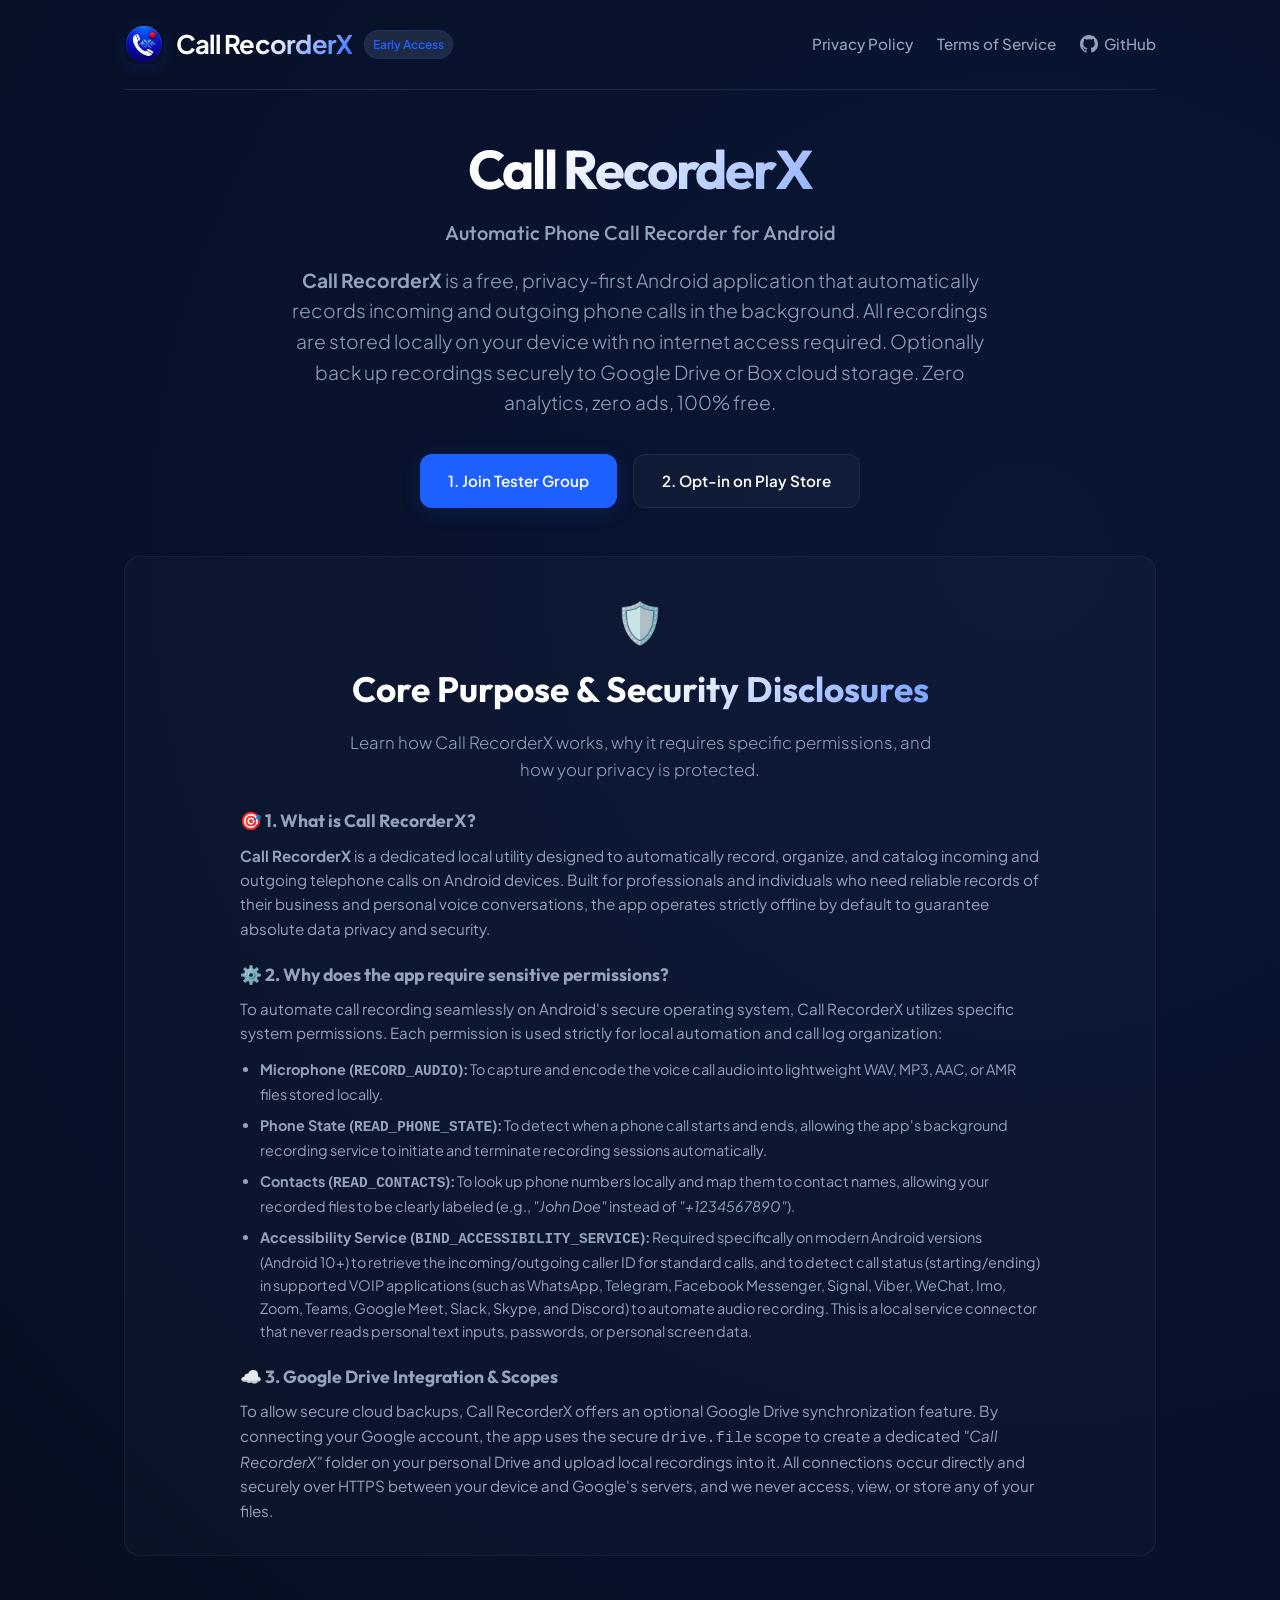
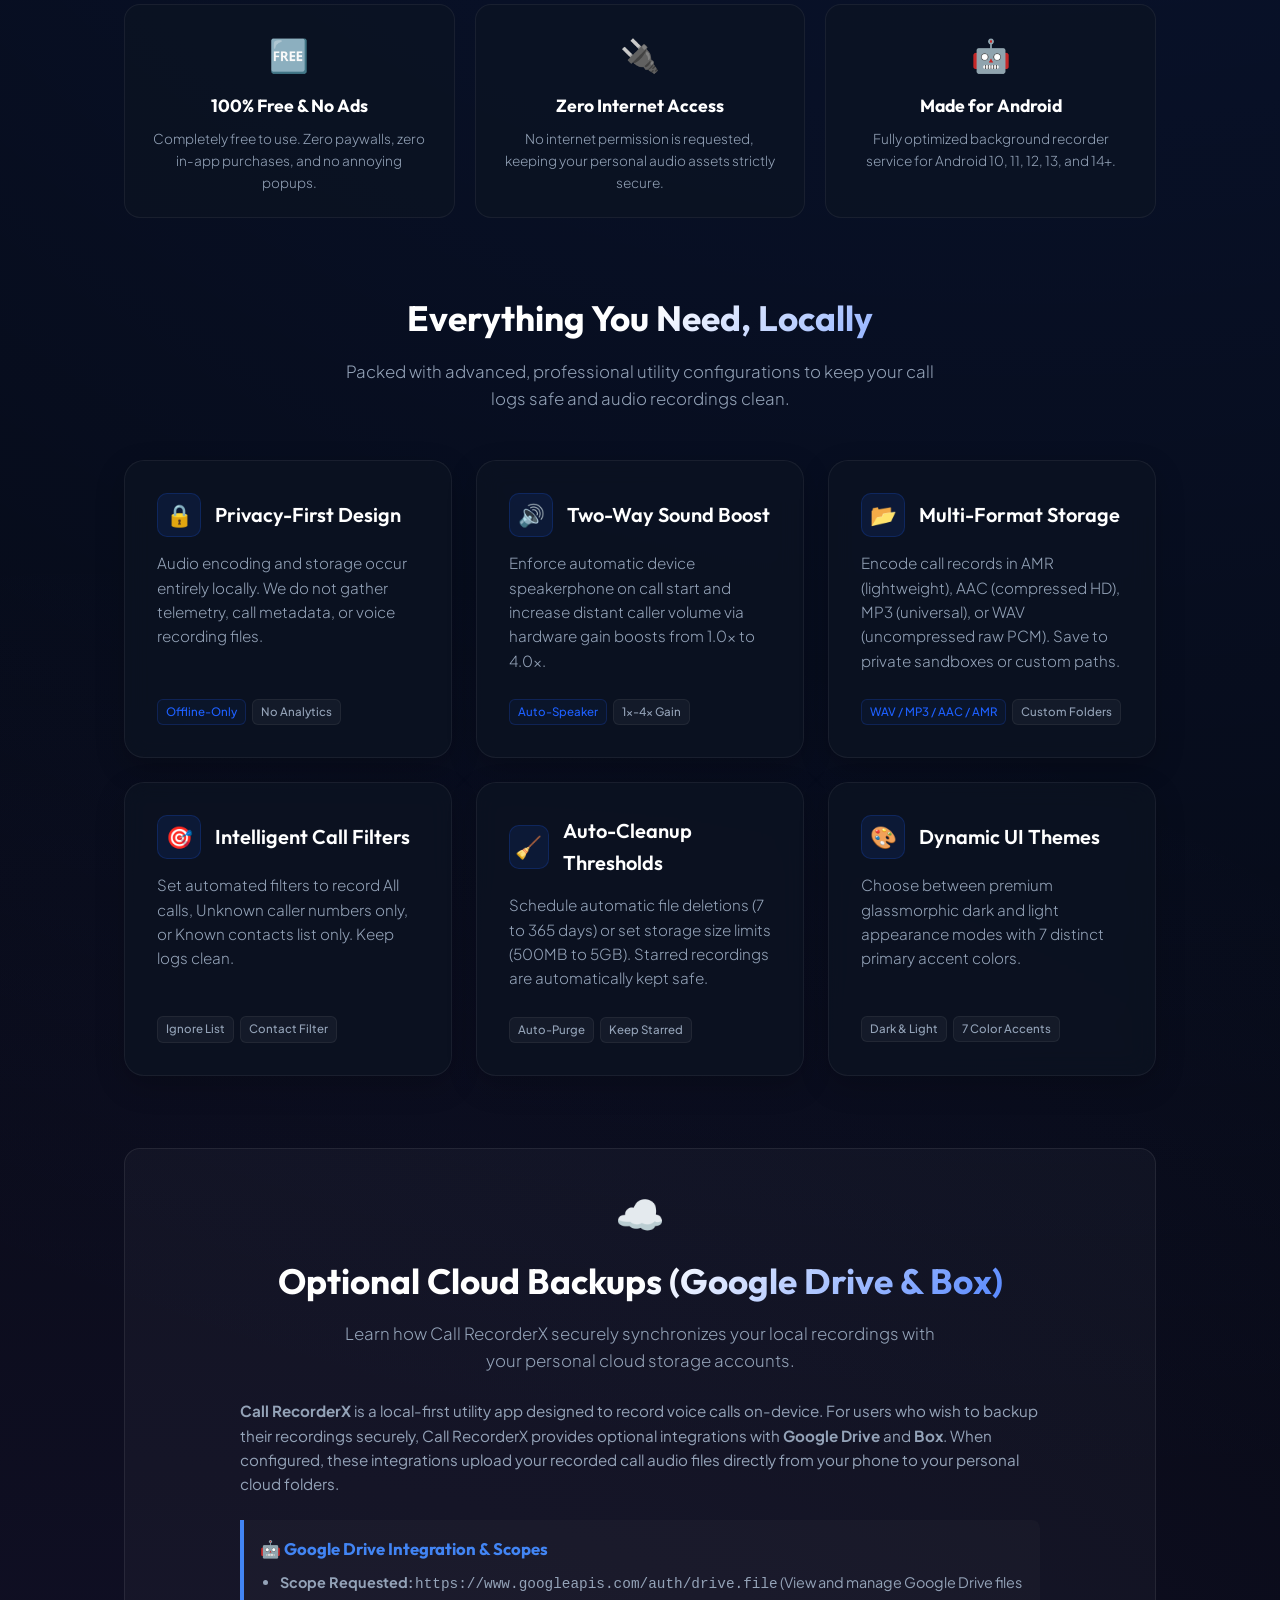
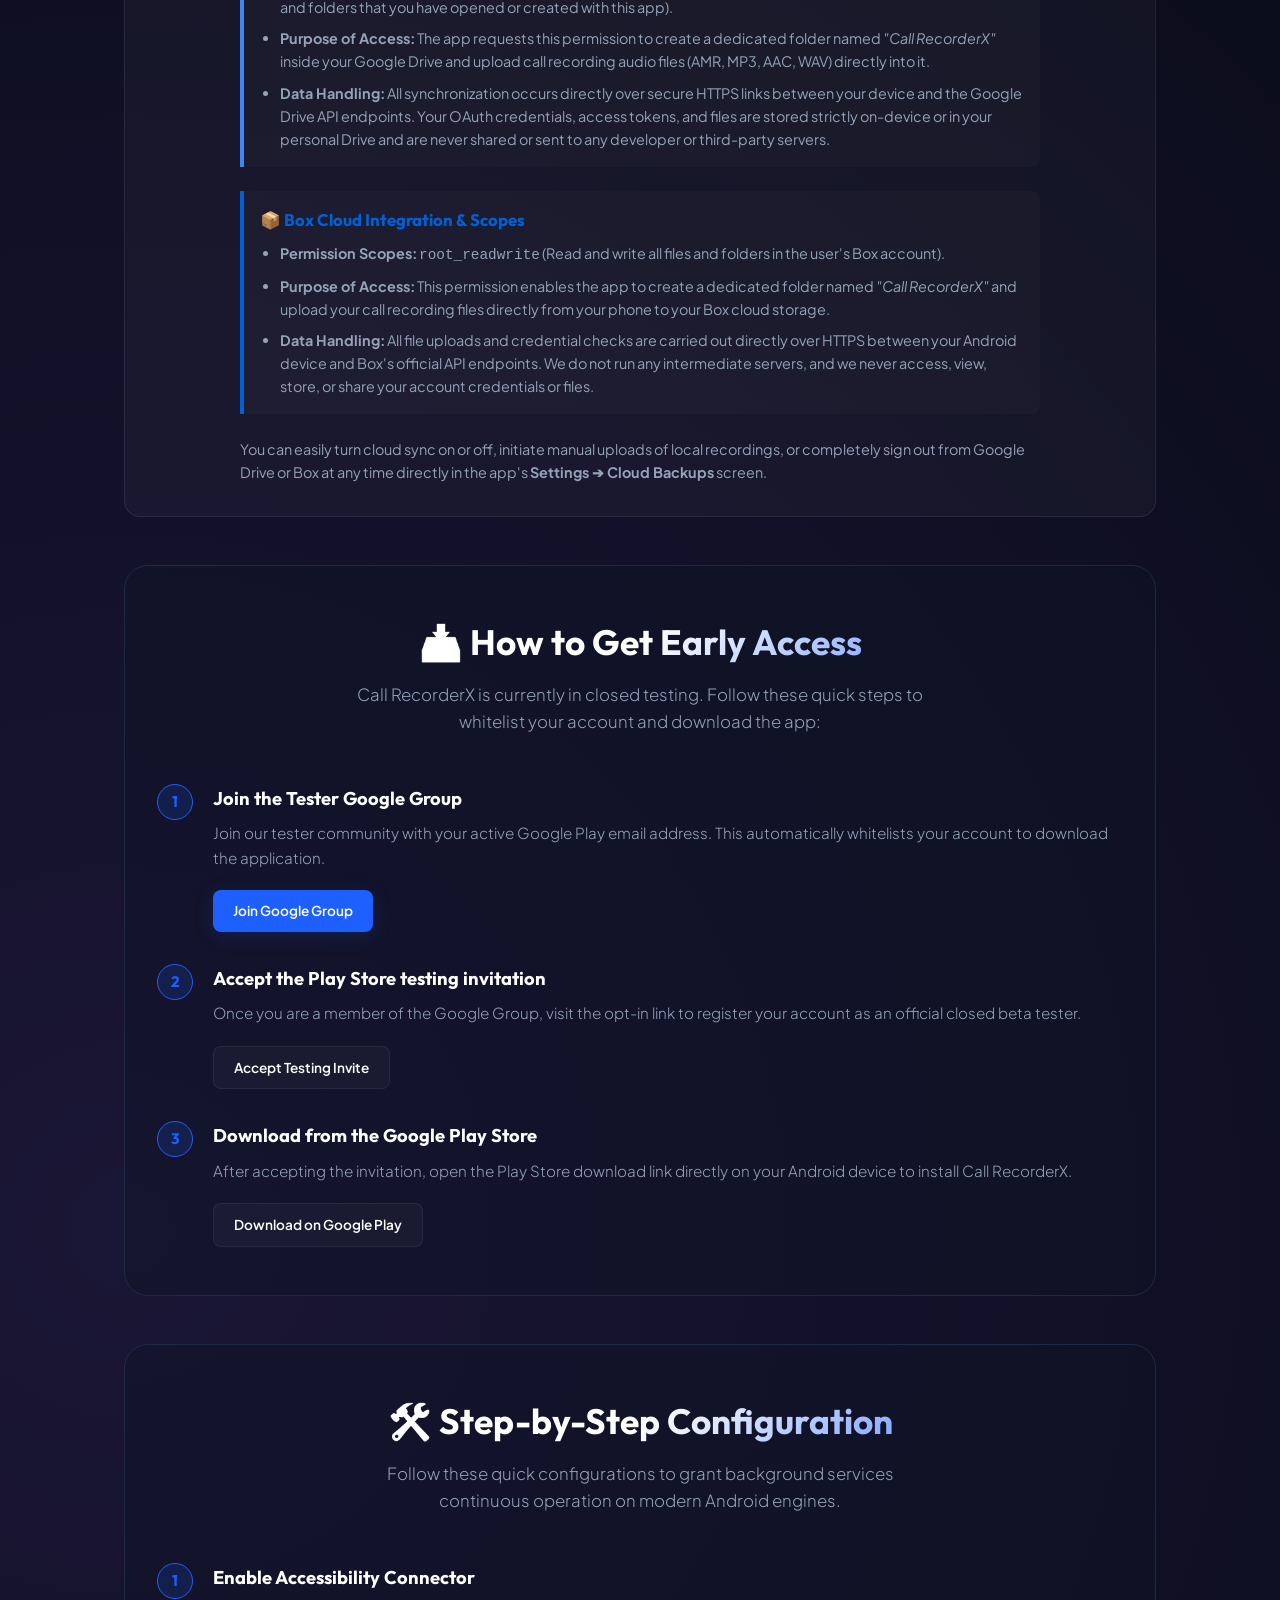
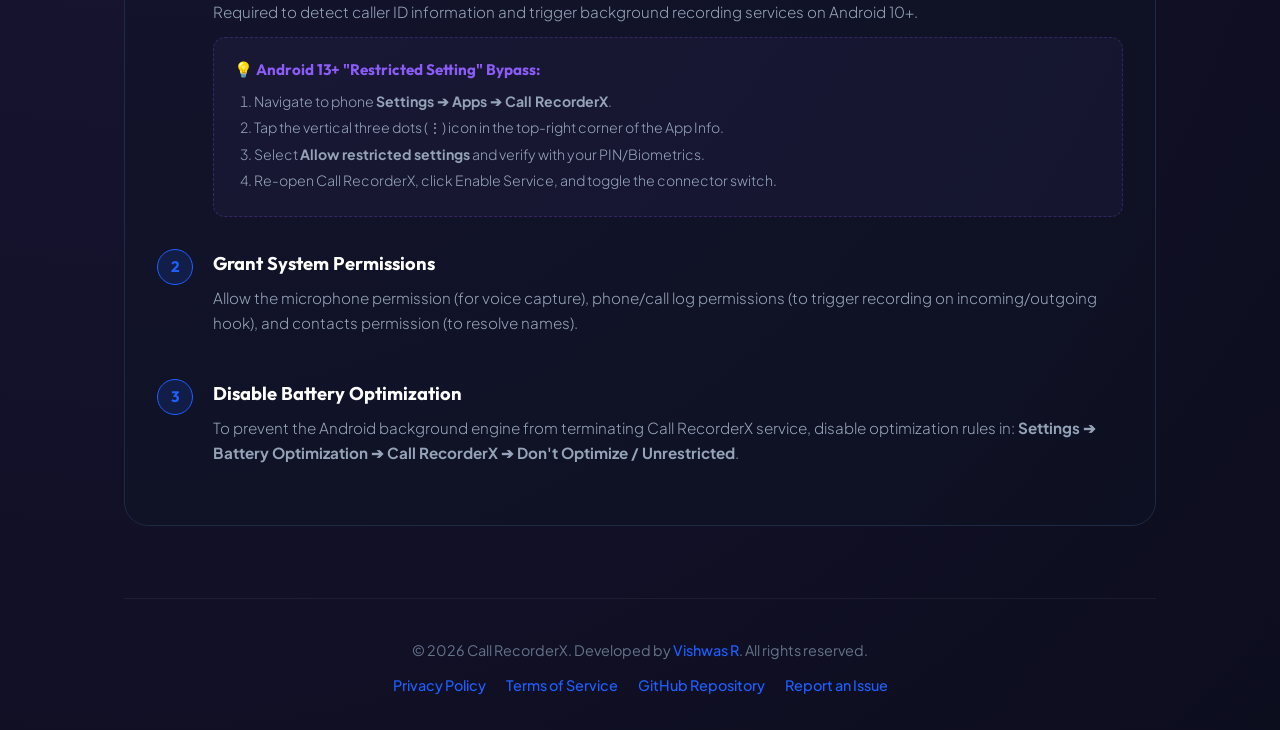
<file: docs/index.html>
<!DOCTYPE html>
<html lang="en">

<head>
    <meta charset="UTF-8">
    <meta name="viewport" content="width=device-width, initial-scale=1.0">
    <title>Call RecorderX</title>
    <meta name="description"
        content="Call RecorderX is a secure, offline-first automatic call recorder for Android. Zero internet permission, zero tracking, 100% free, and completely ad-free.">

    <!-- Favicon -->
    <link rel="icon" type="image/png" href="assets/images/logo.png">
    <!-- Open Graph / Facebook -->
    <meta property="og:type" content="website">
    <meta property="og:url" content="https://dev.csultimates.com/crx/">
    <meta property="og:title" content="Call RecorderX">
    <meta property="og:description"
        content="A secure, offline-first automatic call recorder for Android. Zero internet permission, zero tracking, 100% free, and completely ad-free.">
    <meta property="og:image" content="https://dev.csultimates.com/crx/assets/images/logo.png">

    <!-- Twitter -->
    <meta property="twitter:card" content="summary">
    <meta property="twitter:url" content="https://dev.csultimates.com/crx/">
    <meta property="twitter:title" content="Call RecorderX">
    <meta property="twitter:description"
        content="A secure, offline-first automatic call recorder for Android. Zero internet permission, zero tracking, 100% free, and completely ad-free.">
    <meta property="twitter:image" content="https://dev.csultimates.com/crx/assets/images/logo.png">

    <link rel="preconnect" href="https://fonts.googleapis.com">
    <link rel="preconnect" href="https://fonts.gstatic.com" crossorigin>
    <link
        href="https://fonts.googleapis.com/css2?family=Outfit:wght@300;400;500;600;700&family=Plus+Jakarta+Sans:wght@300;400;500;600;700&display=swap"
        rel="stylesheet">
    <link rel="stylesheet" href="assets/css/style.css">
</head>

<body>
    <div class="container">
        <!-- Header -->
        <header>
            <div class="logo-container">
                <img src="assets/images/logo.png" alt="Call RecorderX Logo" class="logo-img">
                <div class="logo-text">Call RecorderX</div>
                <span class="early-access-badge">Early Access</span>
            </div>
            <nav>
                <a href="privacy.html">Privacy Policy</a>
                <a href="terms.html">Terms of Service</a>
                <a href="https://github.com/vishwas-r/call-recorderx-dist" target="_blank" class="github-link-icon"
                    id="header-github-link">
                    <svg height="18" width="18" viewBox="0 0 16 16" fill="currentColor"
                        style="display:inline-block;vertical-align:text-bottom;">
                        <path
                            d="M8 0C3.58 0 0 3.58 0 8c0 3.54 2.29 6.53 5.47 7.59.4.07.55-.17.55-.38 0-.19-.01-.82-.01-1.49-2.01.37-2.53-.49-2.69-.94-.09-.23-.48-.94-.82-1.13-.28-.15-.68-.52-.01-.53.63-.01 1.08.58 1.23.82.72 1.21 1.87.87 2.33.66.07-.52.28-.87.51-1.07-1.78-.2-3.64-.89-3.64-3.95 0-.87.31-1.59.82-2.15-.08-.2-.36-1.02.08-2.12 0 0 .67-.21 2.2.82.64-.18 1.32-.27 2-.27.68 0 1.36.09 2 .27 1.53-1.04 2.2-.82 2.2-.82.44 1.1.16 1.92.08 2.12.51.56.82 1.27.82 2.15 0 3.07-1.87 3.75-3.65 3.95.29.25.54.73.54 1.48 0 1.07-.01 1.93-.01 2.2 0 .21.15.46.55.38A8.013 8.013 0 0016 8c0-4.42-3.58-8-8-8z">
                        </path>
                    </svg>
                    GitHub
                </a>
            </nav>
        </header>

        <!-- Hero Section -->
        <main>
            <section class="hero">
                <h1>Call RecorderX</h1>
                <h2 style="font-size: 1.25rem; font-weight: 500; color: var(--text-secondary); margin: 8px 0 16px;">Automatic Phone Call Recorder for Android</h2>
                <p><strong>Call RecorderX</strong> is a free, privacy-first Android application that automatically records incoming and outgoing phone calls in the background. All recordings are stored locally on your device with no internet access required. Optionally back up recordings securely to Google Drive or Box cloud storage. Zero analytics, zero ads, 100% free.</p>

                <div class="cta-group">
                    <a href="https://groups.google.com/g/call-recorderx-testers" class="btn btn-primary"
                        id="cta-join-group" target="_blank">1. Join Tester Group</a>
                    <a href="https://play.google.com/apps/testing/com.callrecorderx.app" class="btn btn-secondary"
                        id="cta-playstore-optin" target="_blank">2. Opt-in on Play Store</a>
                </div>
            </section>

            <!-- Core Purpose & Permissions Disclosure Section -->
            <section class="purpose-section"
                style="margin-bottom: 48px; background: rgba(255, 255, 255, 0.02); border: 1px solid rgba(255, 255, 255, 0.05); padding: 32px; border-radius: 16px;">
                <div class="section-header" style="margin-bottom: 24px; text-align: center;">
                    <span style="font-size: 2.5rem; display: block; margin-bottom: 8px;">🛡️</span>
                    <h2>Core Purpose & Security Disclosures</h2>
                    <p style="color: var(--text-secondary); max-width: 600px; margin: 8px auto 0 auto;">Learn how Call
                        RecorderX works, why it requires specific permissions, and how your privacy is protected.</p>
                </div>

                <div
                    style="line-height: 1.6; color: var(--text-secondary); font-size: 0.95rem; max-width: 800px; margin: 0 auto; display: flex; flex-direction: column; gap: 20px;">
                    <div>
                        <h4
                            style="color: var(--text-primary); margin-bottom: 8px; font-size: 1.1rem; display: flex; align-items: center; gap: 8px;">
                            🎯 1. What is Call RecorderX?</h4>
                        <p>
                            <strong>Call RecorderX</strong> is a dedicated local utility designed to automatically
                            record, organize, and catalog incoming and outgoing telephone calls on Android devices.
                            Built for professionals and individuals who need reliable records of their business and
                            personal voice conversations, the app operates strictly offline by default to guarantee
                            absolute data privacy and security.
                        </p>
                    </div>

                    <div>
                        <h4
                            style="color: var(--text-primary); margin-bottom: 8px; font-size: 1.1rem; display: flex; align-items: center; gap: 8px;">
                            ⚙️ 2. Why does the app require sensitive permissions?</h4>
                        <p style="margin-bottom: 12px;">
                            To automate call recording seamlessly on Android's secure operating system, Call RecorderX
                            utilizes specific system permissions. Each permission is used strictly for local automation
                            and call log organization:
                        </p>
                        <ul
                            style="list-style-type: disc; margin-left: 20px; font-size: 0.9rem; gap: 8px; display: flex; flex-direction: column;">
                            <li><strong>Microphone (<code>RECORD_AUDIO</code>):</strong> To capture and encode the voice
                                call audio into lightweight WAV, MP3, AAC, or AMR files stored locally.</li>
                            <li><strong>Phone State (<code>READ_PHONE_STATE</code>):</strong> To detect when a phone
                                call starts and ends, allowing the app's background recording service to initiate and
                                terminate recording sessions automatically.</li>
                            <li><strong>Contacts (<code>READ_CONTACTS</code>):</strong> To look up phone numbers locally
                                and map them to contact names, allowing your recorded files to be clearly labeled (e.g.,
                                <em>"John Doe"</em> instead of <em>"+1234567890"</em>).</li>
                            <li><strong>Accessibility Service (<code>BIND_ACCESSIBILITY_SERVICE</code>):</strong>
                                Required specifically on modern Android versions (Android 10+) to retrieve the
                                incoming/outgoing caller ID for standard calls, and to detect call status (starting/ending) in supported VOIP applications (such as WhatsApp, Telegram, Facebook Messenger, Signal, Viber, WeChat, Imo, Zoom, Teams, Google Meet, Slack, Skype, and Discord) to automate audio recording. This is a local service connector that never reads personal text inputs, passwords, or personal screen data.
                            </li>
                        </ul>
                    </div>

                    <div>
                        <h4
                            style="color: var(--text-primary); margin-bottom: 8px; font-size: 1.1rem; display: flex; align-items: center; gap: 8px;">
                            ☁️ 3. Google Drive Integration & Scopes</h4>
                        <p>
                            To allow secure cloud backups, Call RecorderX offers an optional Google Drive
                            synchronization feature. By connecting your Google account, the app uses the secure
                            <code>drive.file</code> scope to create a dedicated <em>"Call RecorderX"</em> folder on your
                            personal Drive and upload local recordings into it. All connections occur directly and
                            securely over HTTPS between your device and Google's servers, and we never access, view, or
                            store any of your files.
                        </p>
                    </div>
                </div>
            </section>

            <!-- Core Quick Badges -->
            <section class="badge-grid">
                <div class="badge-card">
                    <span class="badge-icon">🆓</span>
                    <h3>100% Free & No Ads</h3>
                    <p>Completely free to use. Zero paywalls, zero in-app purchases, and no annoying popups.</p>
                </div>
                <div class="badge-card">
                    <span class="badge-icon">🔌</span>
                    <h3>Zero Internet Access</h3>
                    <p>No internet permission is requested, keeping your personal audio assets strictly secure.</p>
                </div>
                <div class="badge-card">
                    <span class="badge-icon">🤖</span>
                    <h3>Made for Android</h3>
                    <p>Fully optimized background recorder service for Android 10, 11, 12, 13, and 14+.</p>
                </div>
            </section>

            <!-- Features Grid -->
            <section>
                <div class="section-header">
                    <h2>Everything You Need, Locally</h2>
                    <p>Packed with advanced, professional utility configurations to keep your call logs safe and audio
                        recordings clean.</p>
                </div>

                <div class="features">
                    <!-- Feature 1: Privacy -->
                    <div class="feature-card">
                        <div class="feature-top">
                            <div class="feature-icon-wrapper">🔒</div>
                            <h3>Privacy-First Design</h3>
                        </div>
                        <p>Audio encoding and storage occur entirely locally. We do not gather telemetry, call metadata,
                            or voice recording files.</p>
                        <div class="feature-tags">
                            <span class="feature-tag feature-tag-primary">Offline-Only</span>
                            <span class="feature-tag">No Analytics</span>
                        </div>
                    </div>

                    <!-- Feature 2: Audio Optimization -->
                    <div class="feature-card">
                        <div class="feature-top">
                            <div class="feature-icon-wrapper">🔊</div>
                            <h3>Two-Way Sound Boost</h3>
                        </div>
                        <p>Enforce automatic device speakerphone on call start and increase distant caller volume via
                            hardware gain boosts from 1.0x to 4.0x.</p>
                        <div class="feature-tags">
                            <span class="feature-tag feature-tag-primary">Auto-Speaker</span>
                            <span class="feature-tag">1x-4x Gain</span>
                        </div>
                    </div>

                    <!-- Feature 3: Multi Format -->
                    <div class="feature-card">
                        <div class="feature-top">
                            <div class="feature-icon-wrapper">📂</div>
                            <h3>Multi-Format Storage</h3>
                        </div>
                        <p>Encode call records in AMR (lightweight), AAC (compressed HD), MP3 (universal), or WAV
                            (uncompressed raw PCM). Save to private sandboxes or custom paths.</p>
                        <div class="feature-tags">
                            <span class="feature-tag feature-tag-primary">WAV / MP3 / AAC / AMR</span>
                            <span class="feature-tag">Custom Folders</span>
                        </div>
                    </div>

                    <!-- Feature 4: Caller Filtering -->
                    <div class="feature-card">
                        <div class="feature-top">
                            <div class="feature-icon-wrapper">🎯</div>
                            <h3>Intelligent Call Filters</h3>
                        </div>
                        <p>Set automated filters to record All calls, Unknown caller numbers only, or Known contacts
                            list only. Keep logs clean.</p>
                        <div class="feature-tags">
                            <span class="feature-tag">Ignore List</span>
                            <span class="feature-tag">Contact Filter</span>
                        </div>
                    </div>

                    <!-- Feature 5: Storage Rules -->
                    <div class="feature-card">
                        <div class="feature-top">
                            <div class="feature-icon-wrapper">🧹</div>
                            <h3>Auto-Cleanup Thresholds</h3>
                        </div>
                        <p>Schedule automatic file deletions (7 to 365 days) or set storage size limits (500MB to 5GB).
                            Starred recordings are automatically kept safe.</p>
                        <div class="feature-tags">
                            <span class="feature-tag">Auto-Purge</span>
                            <span class="feature-tag">Keep Starred</span>
                        </div>
                    </div>

                    <!-- Feature 6: Themes -->
                    <div class="feature-card">
                        <div class="feature-top">
                            <div class="feature-icon-wrapper">🎨</div>
                            <h3>Dynamic UI Themes</h3>
                        </div>
                        <p>Choose between premium glassmorphic dark and light appearance modes with 7 distinct primary
                            accent colors.</p>
                        <div class="feature-tags">
                            <span class="feature-tag">Dark & Light</span>
                            <span class="feature-tag">7 Color Accents</span>
                        </div>
                    </div>
                </div>
            </section>

            <!-- Cloud Sync & OAuth Data Disclosure Section -->
            <section class="oauth-disclosure-section"
                style="margin-bottom: 48px; background: rgba(255, 255, 255, 0.03); border: 1px solid rgba(255, 255, 255, 0.08); padding: 32px; border-radius: 16px;">
                <div class="section-header" style="margin-bottom: 24px; text-align: center;">
                    <span style="font-size: 2.5rem; display: block; margin-bottom: 8px;">☁️</span>
                    <h2>Optional Cloud Backups (Google Drive & Box)</h2>
                    <p style="color: var(--text-secondary); max-width: 600px; margin: 8px auto 0 auto;">Learn how Call
                        RecorderX securely synchronizes your local recordings with your personal cloud storage accounts.
                    </p>
                </div>

                <div
                    style="line-height: 1.6; color: var(--text-secondary); font-size: 0.95rem; max-width: 800px; margin: 0 auto; display: flex; flex-direction: column; gap: 24px;">
                    <p>
                        <strong>Call RecorderX</strong> is a local-first utility app designed to record voice calls
                        on-device. For users who wish to backup their recordings securely, Call RecorderX provides
                        optional integrations with <strong>Google Drive</strong> and <strong>Box</strong>. When
                        configured, these integrations upload your recorded call audio files directly from your phone to
                        your personal cloud folders.
                    </p>

                    <!-- Google Drive Disclosure -->
                    <div
                        style="background: rgba(255, 255, 255, 0.02); border-left: 4px solid #4285F4; padding: 16px; border-radius: 0 8px 8px 0;">
                        <h4
                            style="color: #4285F4; margin-bottom: 8px; font-size: 1.05rem; display: flex; align-items: center; gap: 8px;">
                            🤖 Google Drive Integration & Scopes</h4>
                        <ul
                            style="list-style-type: disc; margin-left: 20px; font-size: 0.9rem; gap: 8px; display: flex; flex-direction: column;">
                            <li><strong>Scope Requested:</strong>
                                <code>https://www.googleapis.com/auth/drive.file</code> (View and manage Google Drive
                                files and folders that you have opened or created with this app).</li>
                            <li><strong>Purpose of Access:</strong> The app requests this permission to create a
                                dedicated folder named <em>"Call RecorderX"</em> inside your Google Drive and upload
                                call recording audio files (AMR, MP3, AAC, WAV) directly into it.</li>
                            <li><strong>Data Handling:</strong> All synchronization occurs directly over secure HTTPS
                                links between your device and the Google Drive API endpoints. Your OAuth credentials,
                                access tokens, and files are stored strictly on-device or in your personal Drive and are
                                never shared or sent to any developer or third-party servers.</li>
                        </ul>
                    </div>

                    <!-- Box Disclosure -->
                    <div
                        style="background: rgba(255, 255, 255, 0.02); border-left: 4px solid #0061D5; padding: 16px; border-radius: 0 8px 8px 0;">
                        <h4
                            style="color: #0061D5; margin-bottom: 8px; font-size: 1.05rem; display: flex; align-items: center; gap: 8px;">
                            📦 Box Cloud Integration & Scopes</h4>
                        <ul
                            style="list-style-type: disc; margin-left: 20px; font-size: 0.9rem; gap: 8px; display: flex; flex-direction: column;">
                            <li><strong>Permission Scopes:</strong> <code>root_readwrite</code> (Read and write all
                                files and folders in the user's Box account).</li>
                            <li><strong>Purpose of Access:</strong> This permission enables the app to create a
                                dedicated folder named <em>"Call RecorderX"</em> and upload your call recording files
                                directly from your phone to your Box cloud storage.</li>
                            <li><strong>Data Handling:</strong> All file uploads and credential checks are carried out
                                directly over HTTPS between your Android device and Box's official API endpoints. We do
                                not run any intermediate servers, and we never access, view, store, or share your
                                account credentials or files.</li>
                        </ul>
                    </div>

                    <p style="font-size: 0.9rem;">
                        You can easily turn cloud sync on or off, initiate manual uploads of local recordings, or
                        completely sign out from Google Drive or Box at any time directly in the app's <strong>Settings
                            ➔ Cloud Backups</strong> screen.
                    </p>
                </div>
            </section>

            <!-- Onboarding Section -->
            <section class="guide-section" style="margin-bottom: 48px;">
                <div class="section-header">
                    <h2>📥 How to Get Early Access</h2>
                    <p>Call RecorderX is currently in closed testing. Follow these quick steps to whitelist your account
                        and download the app:</p>
                </div>

                <div class="guide-steps">
                    <!-- Onboarding Step 1 -->
                    <div class="guide-step">
                        <div class="step-number">1</div>
                        <div class="step-content">
                            <h3>Join the Tester Google Group</h3>
                            <p>Join our tester community with your active Google Play email address. This automatically
                                whitelists your account to download the application.</p>
                            <a href="https://groups.google.com/g/call-recorderx-testers" target="_blank"
                                class="btn btn-primary"
                                style="margin-top: 8px; font-size: 0.85rem; padding: 10px 20px; border-radius: 8px;">Join
                                Google Group</a>
                        </div>
                    </div>

                    <!-- Onboarding Step 2 -->
                    <div class="guide-step">
                        <div class="step-number">2</div>
                        <div class="step-content">
                            <h3>Accept the Play Store testing invitation</h3>
                            <p>Once you are a member of the Google Group, visit the opt-in link to register your account
                                as an official closed beta tester.</p>
                            <a href="https://play.google.com/apps/testing/com.callrecorderx.app" target="_blank"
                                class="btn btn-secondary"
                                style="margin-top: 8px; font-size: 0.85rem; padding: 10px 20px; border-radius: 8px;">Accept
                                Testing Invite</a>
                        </div>
                    </div>

                    <!-- Onboarding Step 3 -->
                    <div class="guide-step">
                        <div class="step-number">3</div>
                        <div class="step-content">
                            <h3>Download from the Google Play Store</h3>
                            <p>After accepting the invitation, open the Play Store download link directly on your
                                Android device to install Call RecorderX.</p>
                            <a href="https://play.google.com/store/apps/details?id=com.callrecorderx.app"
                                target="_blank" class="btn btn-secondary"
                                style="margin-top: 8px; font-size: 0.85rem; padding: 10px 20px; border-radius: 8px;">Download
                                on Google Play</a>
                        </div>
                    </div>
                </div>
            </section>

            <!-- Guide Section -->
            <section class="guide-section">
                <div class="section-header">
                    <h2>🛠️ Step-by-Step Configuration</h2>
                    <p>Follow these quick configurations to grant background services continuous operation on modern
                        Android engines.</p>
                </div>

                <div class="guide-steps">
                    <!-- Step 1 -->
                    <div class="guide-step">
                        <div class="step-number">1</div>
                        <div class="step-content">
                            <h3>Enable Accessibility Connector</h3>
                            <p>Required to detect caller ID information and trigger background recording services on
                                Android 10+.</p>

                            <div class="bypass-card">
                                <h4>💡 Android 13+ "Restricted Setting" Bypass:</h4>
                                <ol>
                                    <li>Navigate to phone <strong>Settings ➔ Apps ➔ Call RecorderX</strong>.</li>
                                    <li>Tap the vertical three dots (⋮) icon in the top-right corner of the App Info.
                                    </li>
                                    <li>Select <strong>Allow restricted settings</strong> and verify with your
                                        PIN/Biometrics.</li>
                                    <li>Re-open Call RecorderX, click Enable Service, and toggle the connector switch.
                                    </li>
                                </ol>
                            </div>
                        </div>
                    </div>

                    <!-- Step 2 -->
                    <div class="guide-step">
                        <div class="step-number">2</div>
                        <div class="step-content">
                            <h3>Grant System Permissions</h3>
                            <p>Allow the microphone permission (for voice capture), phone/call log permissions (to
                                trigger recording on incoming/outgoing hook), and contacts permission (to resolve
                                names).</p>
                        </div>
                    </div>

                    <!-- Step 3 -->
                    <div class="guide-step">
                        <div class="step-number">3</div>
                        <div class="step-content">
                            <h3>Disable Battery Optimization</h3>
                            <p>To prevent the Android background engine from terminating Call RecorderX service, disable
                                optimization rules in: <strong>Settings ➔ Battery Optimization ➔ Call RecorderX ➔ Don't
                                    Optimize / Unrestricted</strong>.</p>
                        </div>
                    </div>
                </div>
            </section>
        </main>

        <!-- Footer -->
        <footer>
            <p>&copy; 2026 Call RecorderX. Developed by <a href="https://vishwas.me/" target="_blank">Vishwas R</a>. All
                rights reserved.</p>
            <div class="footer-links">
                <a href="privacy.html">Privacy Policy</a>
                <a href="terms.html">Terms of Service</a>
                <a href="https://github.com/vishwas-r/call-recorderx-dist" target="_blank">GitHub Repository</a>
                <a href="https://github.com/vishwas-r/call-recorderx-dist/issues" target="_blank">Report an Issue</a>
            </div>
        </footer>
    </div>
</body>

</html>
</file>
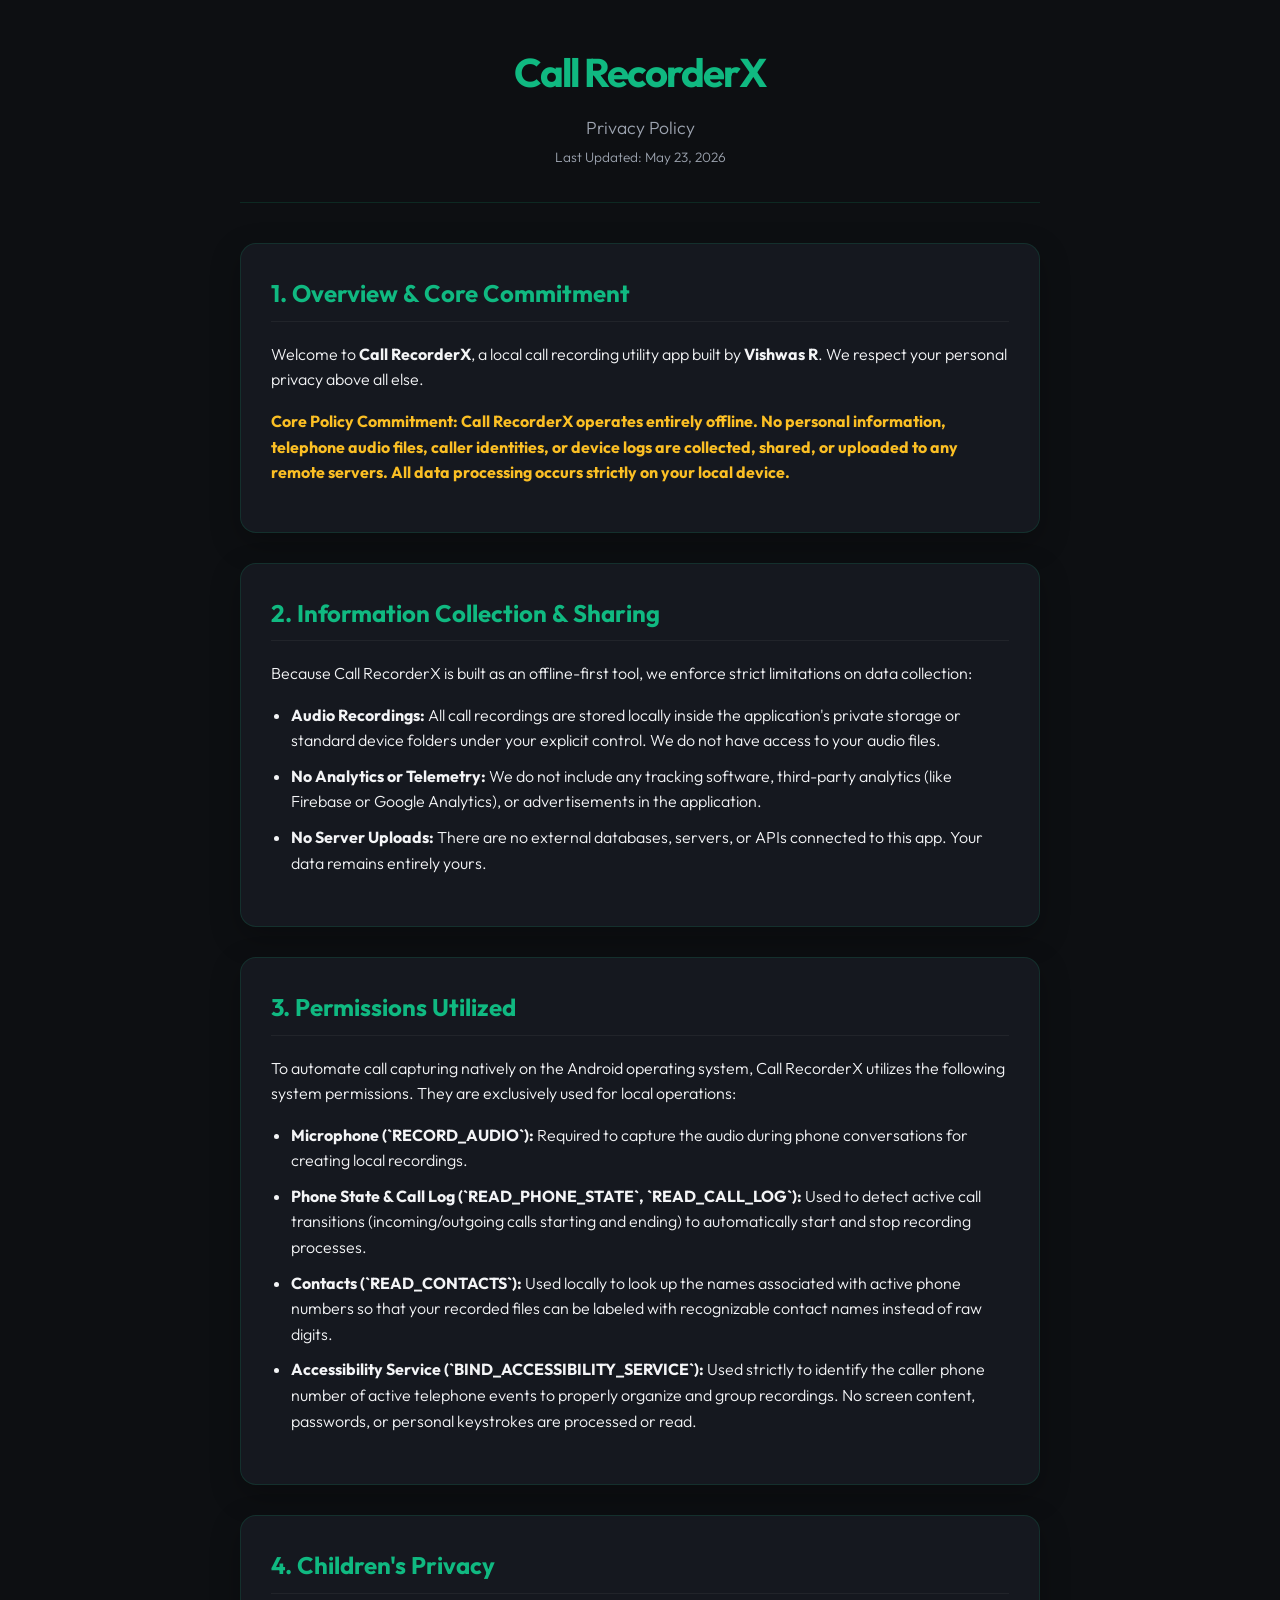
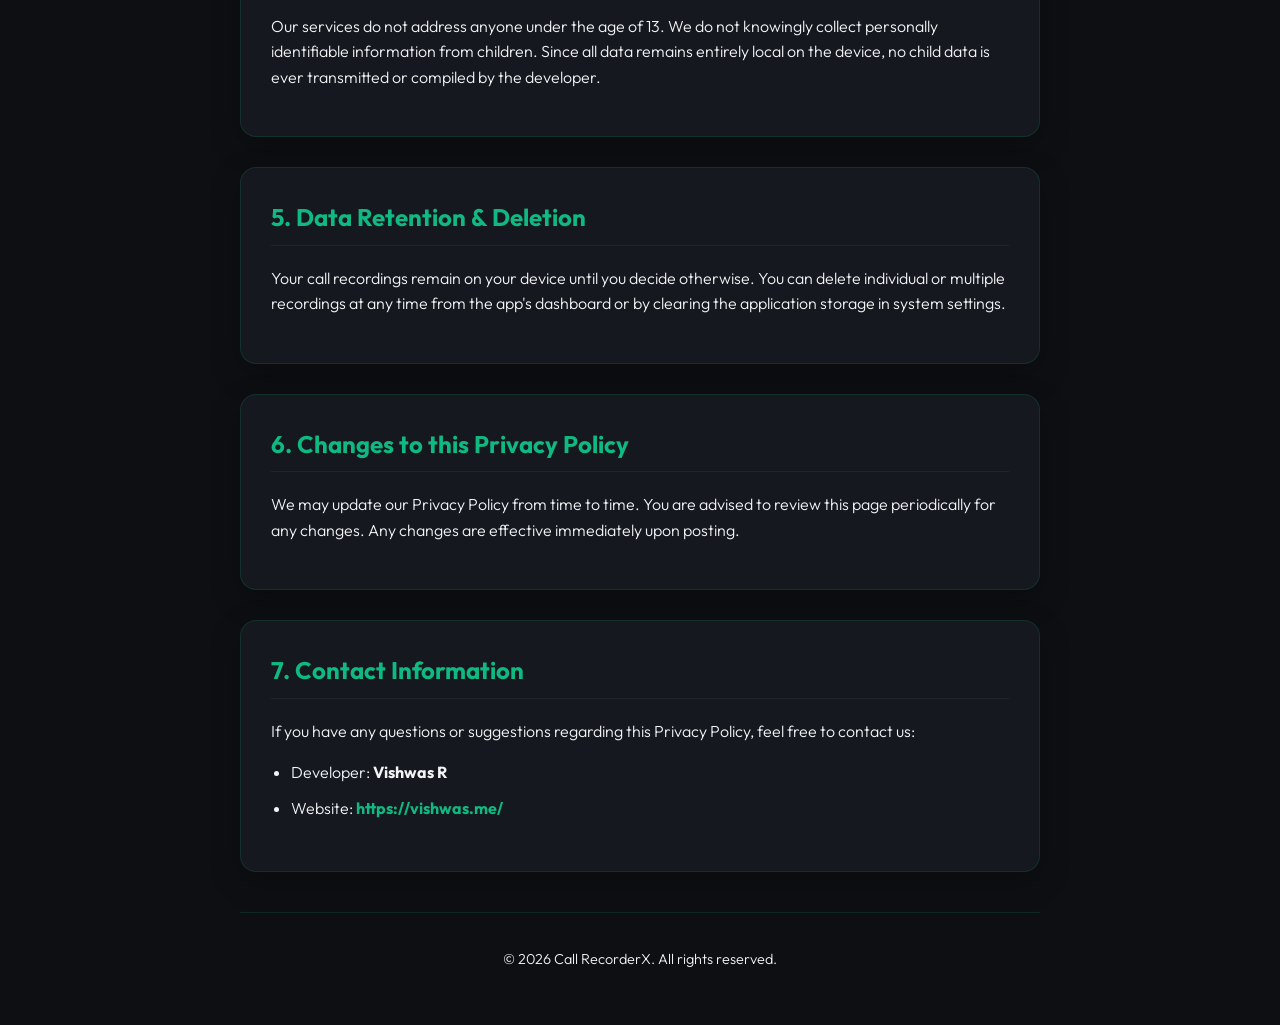
<file: privacy.html>
<!DOCTYPE html>
<html lang="en">
<head>
    <meta charset="UTF-8">
    <meta name="viewport" content="width=device-width, initial-scale=1.0">
    <title>Privacy Policy | Call RecorderX</title>
    <link rel="preconnect" href="https://fonts.googleapis.com">
    <link rel="preconnect" href="https://fonts.gstatic.com" crossorigin>
    <link href="https://fonts.googleapis.com/css2?family=Outfit:wght@300;400;600;700&display=swap" rel="stylesheet">
    <style>
        :root {
            --bg-color: #0d0f12;
            --card-bg: #15181f;
            --primary: #10b981;
            --text-main: #f3f4f6;
            --text-muted: #9ca3af;
            --border-color: rgba(16, 185, 129, 0.15);
        }

        body {
            font-family: 'Outfit', sans-serif;
            background-color: var(--bg-color);
            color: var(--text-main);
            line-height: 1.6;
            margin: 0;
            padding: 0;
        }

        .container {
            max-width: 800px;
            margin: 0 auto;
            padding: 40px 20px;
        }

        header {
            text-align: center;
            margin-bottom: 40px;
            padding-bottom: 20px;
            border-bottom: 1px solid var(--border-color);
        }

        .logo {
            font-size: 2.5rem;
            font-weight: 700;
            color: var(--primary);
            margin: 0 0 10px 0;
            letter-spacing: -0.05em;
        }

        .subtitle {
            color: var(--text-muted);
            margin: 0;
            font-size: 1.1rem;
        }

        .card {
            background-color: var(--card-bg);
            border: 1px solid var(--border-color);
            border-radius: 16px;
            padding: 30px;
            box-shadow: 0 10px 30px rgba(0, 0, 0, 0.25);
            margin-bottom: 30px;
        }

        h2 {
            color: var(--primary);
            font-size: 1.5rem;
            margin-top: 0;
            border-bottom: 1px solid rgba(255, 255, 255, 0.05);
            padding-bottom: 8px;
        }

        p, li {
            color: var(--text-main);
            font-weight: 300;
        }

        .highlight {
            color: #fbbf24;
            font-weight: 400;
        }

        ul {
            padding-left: 20px;
            margin-bottom: 20px;
        }

        li {
            margin-bottom: 10px;
        }

        footer {
            text-align: center;
            margin-top: 40px;
            color: var(--text-muted);
            font-size: 0.9rem;
            border-top: 1px solid var(--border-color);
            padding-top: 20px;
        }
    </style>
</head>
<body>
    <div class="container">
        <header>
            <div class="logo">Call RecorderX</div>
            <p class="subtitle">Privacy Policy</p>
            <p style="color: var(--text-muted); font-size: 0.85rem; margin-top: 5px;">Last Updated: May 23, 2026</p>
        </header>

        <div class="card">
            <h2>1. Overview & Core Commitment</h2>
            <p>Welcome to <strong>Call RecorderX</strong>, a local call recording utility app built by <strong>Vishwas R</strong>. We respect your personal privacy above all else.</p>
            <p class="highlight"><strong>Core Policy Commitment: Call RecorderX operates entirely offline. No personal information, telephone audio files, caller identities, or device logs are collected, shared, or uploaded to any remote servers. All data processing occurs strictly on your local device.</strong></p>
        </div>

        <div class="card">
            <h2>2. Information Collection & Sharing</h2>
            <p>Because Call RecorderX is built as an offline-first tool, we enforce strict limitations on data collection:</p>
            <ul>
                <li><strong>Audio Recordings:</strong> All call recordings are stored locally inside the application's private storage or standard device folders under your explicit control. We do not have access to your audio files.</li>
                <li><strong>No Analytics or Telemetry:</strong> We do not include any tracking software, third-party analytics (like Firebase or Google Analytics), or advertisements in the application.</li>
                <li><strong>No Server Uploads:</strong> There are no external databases, servers, or APIs connected to this app. Your data remains entirely yours.</li>
            </ul>
        </div>

        <div class="card">
            <h2>3. Permissions Utilized</h2>
            <p>To automate call capturing natively on the Android operating system, Call RecorderX utilizes the following system permissions. They are exclusively used for local operations:</p>
            <ul>
                <li><strong>Microphone (`RECORD_AUDIO`):</strong> Required to capture the audio during phone conversations for creating local recordings.</li>
                <li><strong>Phone State & Call Log (`READ_PHONE_STATE`, `READ_CALL_LOG`):</strong> Used to detect active call transitions (incoming/outgoing calls starting and ending) to automatically start and stop recording processes.</li>
                <li><strong>Contacts (`READ_CONTACTS`):</strong> Used locally to look up the names associated with active phone numbers so that your recorded files can be labeled with recognizable contact names instead of raw digits.</li>
                <li><strong>Accessibility Service (`BIND_ACCESSIBILITY_SERVICE`):</strong> Used strictly to identify the caller phone number of active telephone events to properly organize and group recordings. No screen content, passwords, or personal keystrokes are processed or read.</li>
            </ul>
        </div>

        <div class="card">
            <h2>4. Children's Privacy</h2>
            <p>Our services do not address anyone under the age of 13. We do not knowingly collect personally identifiable information from children. Since all data remains entirely local on the device, no child data is ever transmitted or compiled by the developer.</p>
        </div>

        <div class="card">
            <h2>5. Data Retention & Deletion</h2>
            <p>Your call recordings remain on your device until you decide otherwise. You can delete individual or multiple recordings at any time from the app's dashboard or by clearing the application storage in system settings.</p>
        </div>

        <div class="card">
            <h2>6. Changes to this Privacy Policy</h2>
            <p>We may update our Privacy Policy from time to time. You are advised to review this page periodically for any changes. Any changes are effective immediately upon posting.</p>
        </div>

        <div class="card">
            <h2>7. Contact Information</h2>
            <p>If you have any questions or suggestions regarding this Privacy Policy, feel free to contact us:</p>
            <ul>
                <li>Developer: <strong>Vishwas R</strong></li>
                <li>Website: <a href="https://vishwas.me/" target="_blank" style="color: var(--primary); text-decoration: none; font-weight: bold;">https://vishwas.me/</a></li>
            </ul>
        </div>

        <footer>
            <p>&copy; 2026 Call RecorderX. All rights reserved.</p>
        </footer>
    </div>
</body>
</html>
</file>
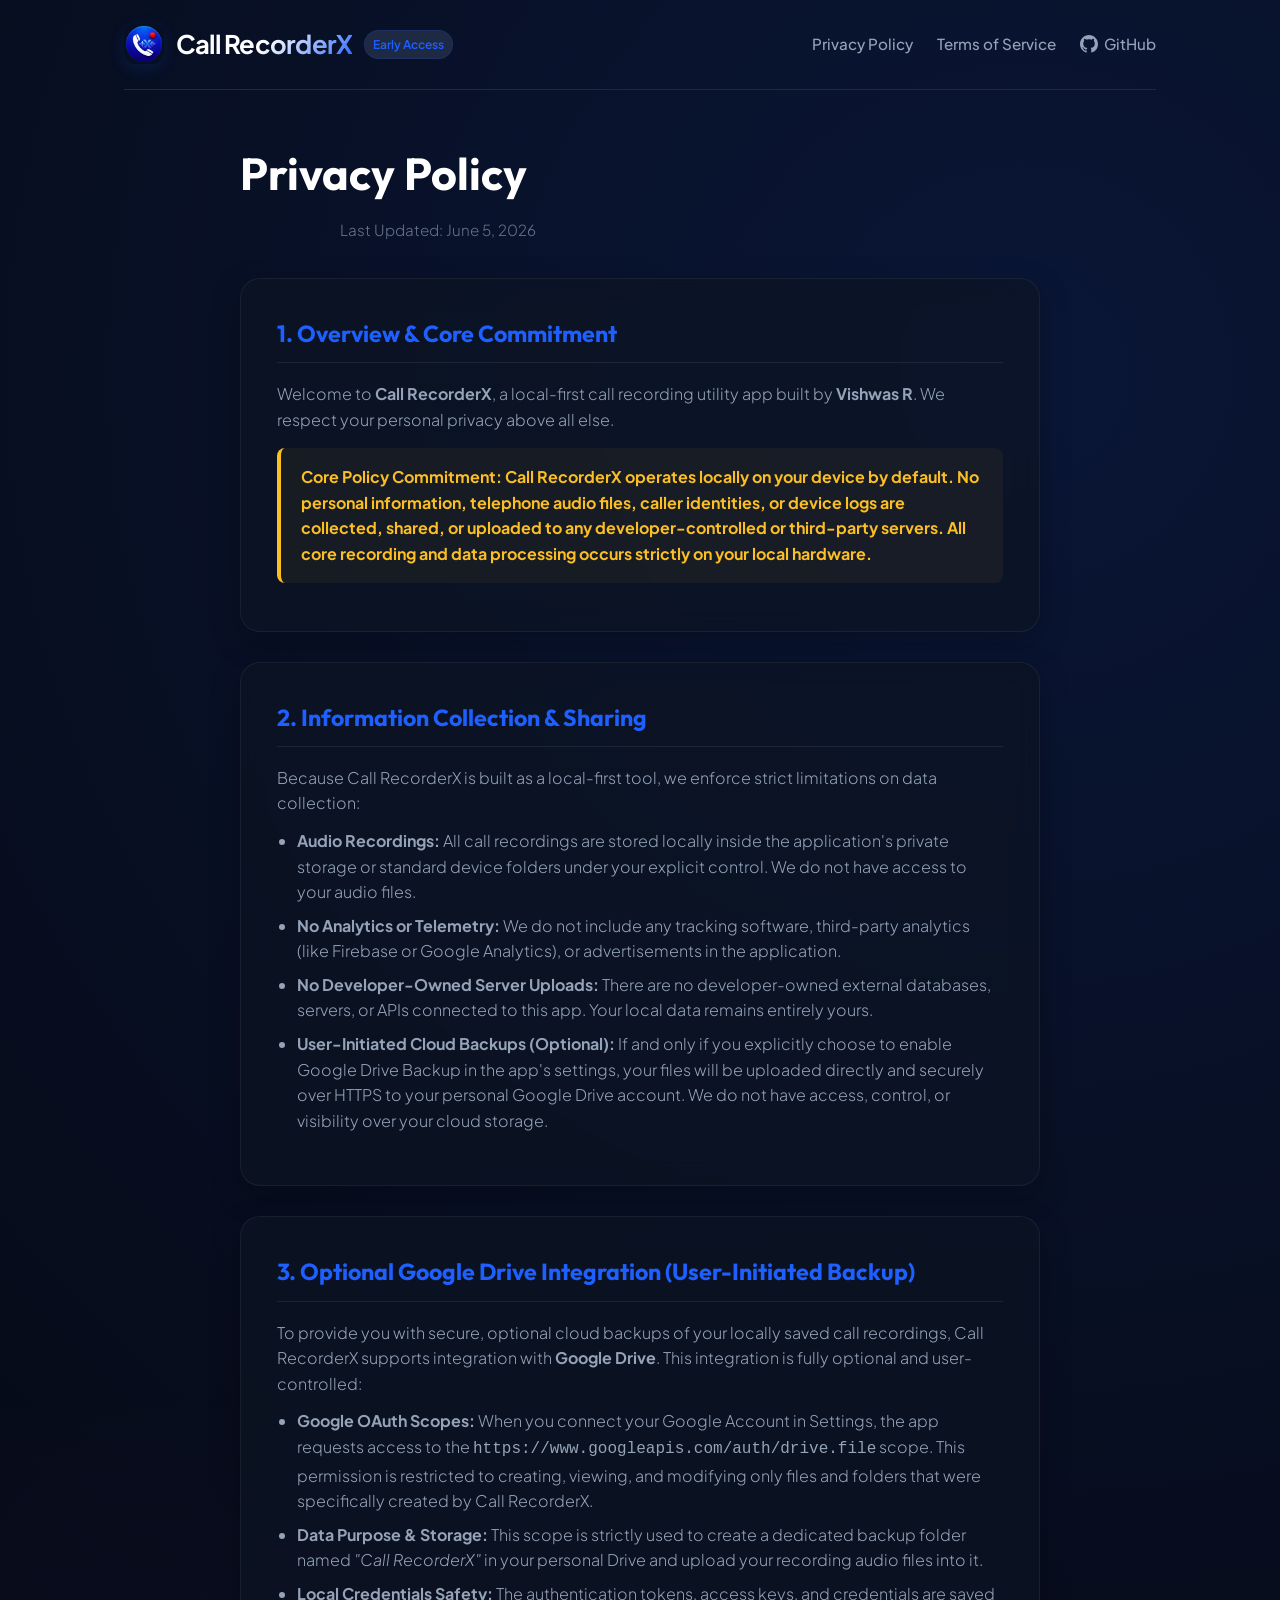
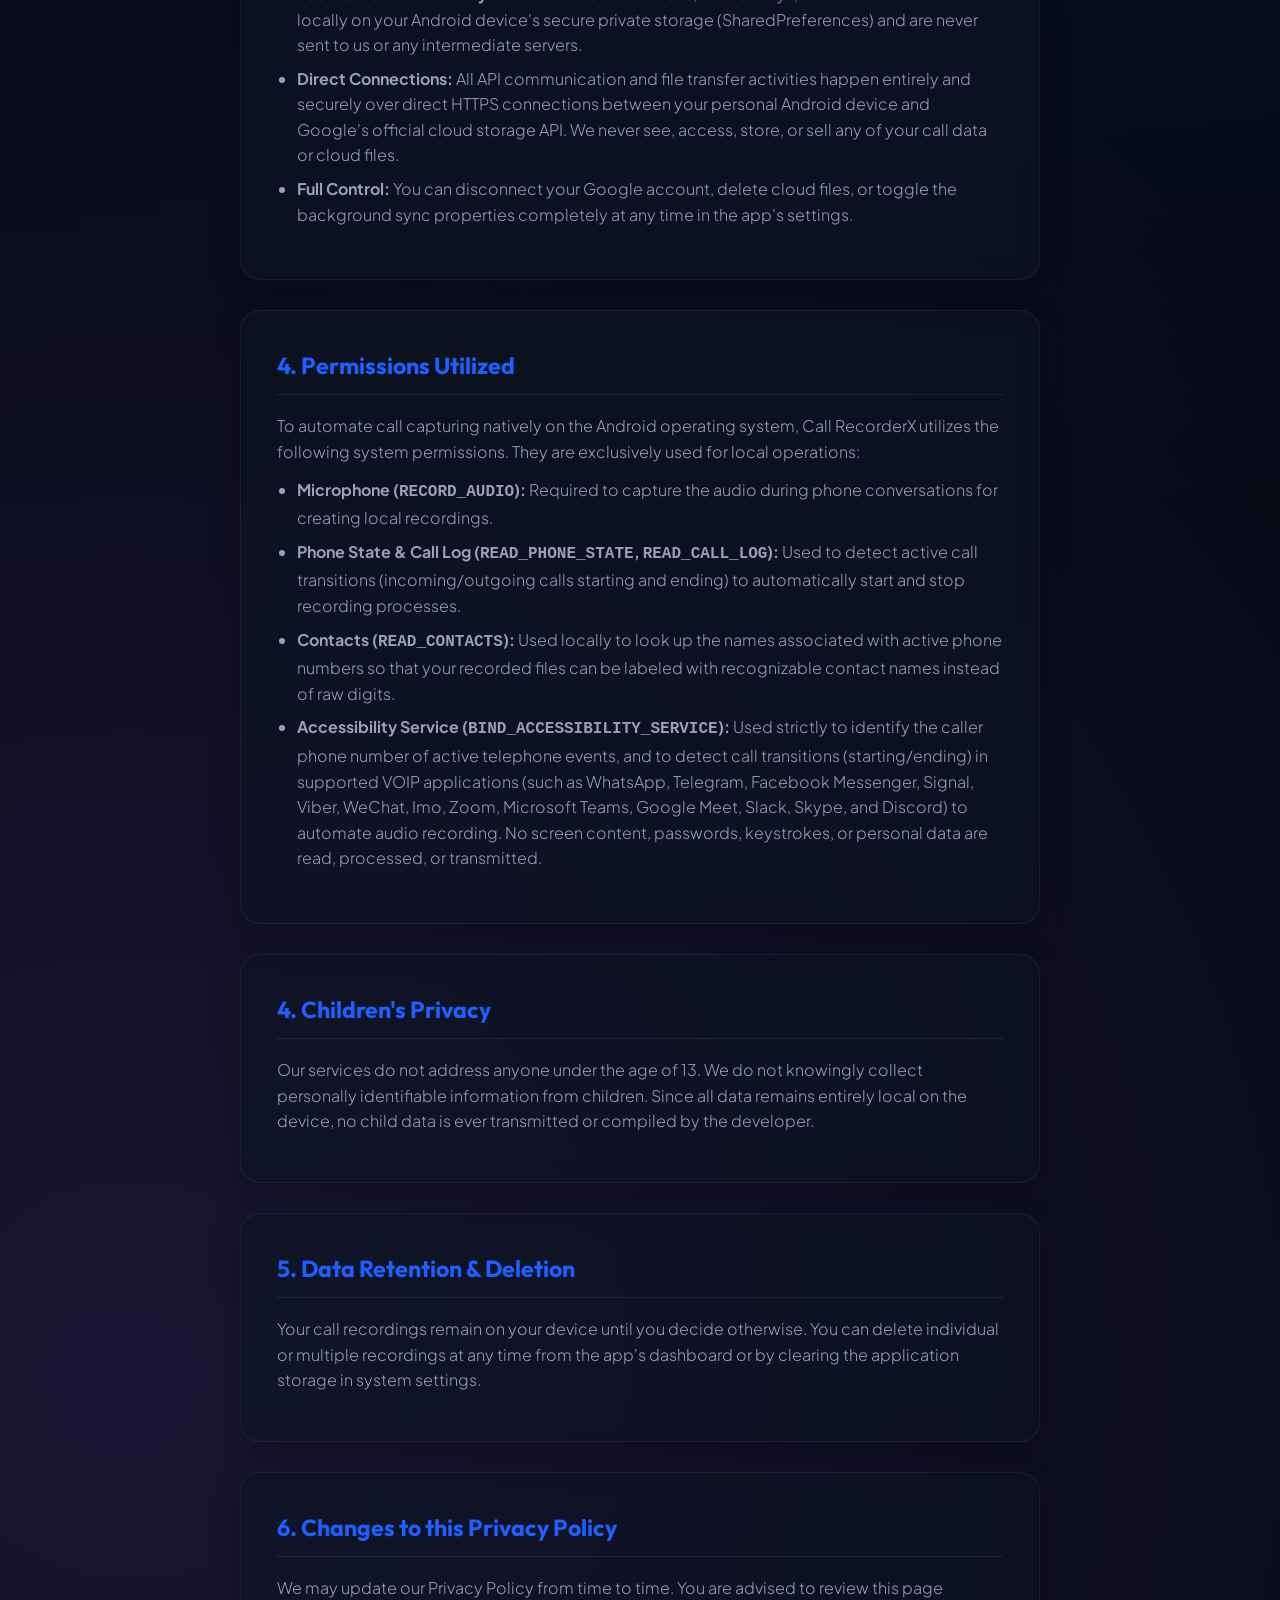
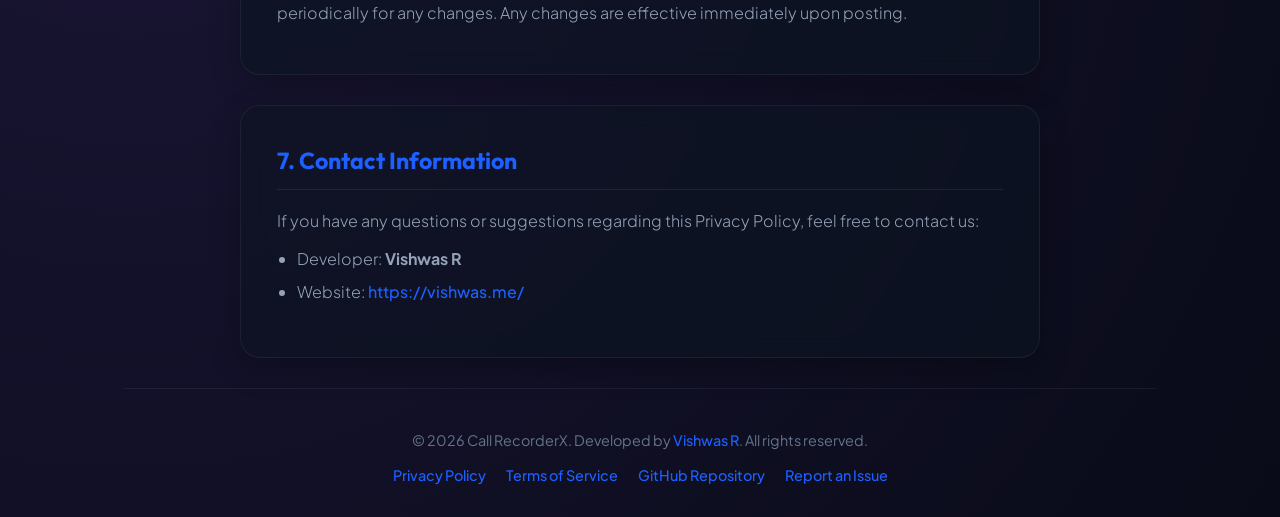
<file: docs/privacy.html>
<!DOCTYPE html>
<html lang="en">
<head>
    <meta charset="UTF-8">
    <meta name="viewport" content="width=device-width, initial-scale=1.0">
    <title>Privacy Policy | Call RecorderX</title>
    <meta name="description" content="Read the privacy policy of Call RecorderX. 100% offline-first application with no data collection or tracking.">

    <!-- Favicon -->
    <link rel="icon" type="image/png" href="assets/images/logo.png">

    <!-- Open Graph / Facebook -->
    <meta property="og:type" content="website">
    <meta property="og:url" content="https://dev.csultimates.com/crx/privacy.html">
    <meta property="og:title" content="Privacy Policy | Call RecorderX">
    <meta property="og:description" content="Read the privacy policy of Call RecorderX. 100% offline-first application with no data collection or tracking.">
    <meta property="og:image" content="https://dev.csultimates.com/crx/assets/images/logo.png">

    <!-- Twitter -->
    <meta property="twitter:card" content="summary">
    <meta property="twitter:url" content="https://dev.csultimates.com/crx/privacy.html">
    <meta property="twitter:title" content="Privacy Policy | Call RecorderX">
    <meta property="twitter:description" content="Read the privacy policy of Call RecorderX. 100% offline-first application with no data collection or tracking.">
    <meta property="twitter:image" content="https://dev.csultimates.com/crx/assets/images/logo.png">

    <link rel="preconnect" href="https://fonts.googleapis.com">
    <link rel="preconnect" href="https://fonts.gstatic.com" crossorigin>
    <link href="https://fonts.googleapis.com/css2?family=Outfit:wght@300;400;500;600;700&family=Plus+Jakarta+Sans:wght@300;400;500;600;700&display=swap" rel="stylesheet">
    <link rel="stylesheet" href="assets/css/style.css">
</head>
<body>
    <div class="container">
        <!-- Header -->
        <header>
            <a href="index.html" class="logo-container" style="text-decoration: none;">
                <img src="assets/images/logo.png" alt="Call RecorderX Logo" class="logo-img">
                <div class="logo-text">Call RecorderX</div>
                <span class="early-access-badge">Early Access</span>
            </a>
            <nav>
                <a href="privacy.html">Privacy Policy</a>
                <a href="terms.html">Terms of Service</a>
                <a href="https://github.com/vishwas-r/call-recorderx-dist" target="_blank" class="github-link-icon" id="header-github-link">
                    <svg height="18" width="18" viewBox="0 0 16 16" fill="currentColor" style="display:inline-block;vertical-align:text-bottom;">
                        <path d="M8 0C3.58 0 0 3.58 0 8c0 3.54 2.29 6.53 5.47 7.59.4.07.55-.17.55-.38 0-.19-.01-.82-.01-1.49-2.01.37-2.53-.49-2.69-.94-.09-.23-.48-.94-.82-1.13-.28-.15-.68-.52-.01-.53.63-.01 1.08.58 1.23.82.72 1.21 1.87.87 2.33.66.07-.52.28-.87.51-1.07-1.78-.2-3.64-.89-3.64-3.95 0-.87.31-1.59.82-2.15-.08-.2-.36-1.02.08-2.12 0 0 .67-.21 2.2.82.64-.18 1.32-.27 2-.27.68 0 1.36.09 2 .27 1.53-1.04 2.2-.82 2.2-.82.44 1.1.16 1.92.08 2.12.51.56.82 1.27.82 2.15 0 3.07-1.87 3.75-3.65 3.95.29.25.54.73.54 1.48 0 1.07-.01 1.93-.01 2.2 0 .21.15.46.55.38A8.013 8.013 0 0016 8c0-4.42-3.58-8-8-8z"></path>
                    </svg>
                    GitHub
                </a>
            </nav>
        </header>

        <!-- Document Sections -->
        <main style="max-width: 800px; margin: 0 auto; width: 100%;">
            <section class="section-header" style="text-align: left; margin-bottom: 36px;">
                <h1 style="font-size: 2.8rem; background: linear-gradient(135deg, #FFFFFF 50%, var(--primary) 100%); -webkit-background-clip: text; -webkit-text-fill-color: transparent; margin-bottom: 8px;">Privacy Policy</h1>
                <p style="color: var(--text-muted); font-size: 0.95rem;">Last Updated: June 5, 2026</p>
            </section>
            <div class="privacy-card">
                <h2>1. Overview & Core Commitment</h2>
                <p>Welcome to <strong>Call RecorderX</strong>, a local-first call recording utility app built by <strong>Vishwas R</strong>. We respect your personal privacy above all else.</p>
                <p class="highlight"><strong>Core Policy Commitment: Call RecorderX operates locally on your device by default. No personal information, telephone audio files, caller identities, or device logs are collected, shared, or uploaded to any developer-controlled or third-party servers. All core recording and data processing occurs strictly on your local hardware.</strong></p>
            </div>

            <div class="privacy-card">
                <h2>2. Information Collection & Sharing</h2>
                <p>Because Call RecorderX is built as a local-first tool, we enforce strict limitations on data collection:</p>
                <ul>
                    <li><strong>Audio Recordings:</strong> All call recordings are stored locally inside the application's private storage or standard device folders under your explicit control. We do not have access to your audio files.</li>
                    <li><strong>No Analytics or Telemetry:</strong> We do not include any tracking software, third-party analytics (like Firebase or Google Analytics), or advertisements in the application.</li>
                    <li><strong>No Developer-Owned Server Uploads:</strong> There are no developer-owned external databases, servers, or APIs connected to this app. Your local data remains entirely yours.</li>
                    <li><strong>User-Initiated Cloud Backups (Optional):</strong> If and only if you explicitly choose to enable Google Drive Backup in the app's settings, your files will be uploaded directly and securely over HTTPS to your personal Google Drive account. We do not have access, control, or visibility over your cloud storage.</li>
                </ul>
            </div>

            <div class="privacy-card">
                <h2>3. Optional Google Drive Integration (User-Initiated Backup)</h2>
                <p>To provide you with secure, optional cloud backups of your locally saved call recordings, Call RecorderX supports integration with <strong>Google Drive</strong>. This integration is fully optional and user-controlled:</p>
                <ul>
                    <li><strong>Google OAuth Scopes:</strong> When you connect your Google Account in Settings, the app requests access to the <code>https://www.googleapis.com/auth/drive.file</code> scope. This permission is restricted to creating, viewing, and modifying only files and folders that were specifically created by Call RecorderX.</li>
                    <li><strong>Data Purpose & Storage:</strong> This scope is strictly used to create a dedicated backup folder named <em>"Call RecorderX"</em> in your personal Drive and upload your recording audio files into it.</li>
                    <li><strong>Local Credentials Safety:</strong> The authentication tokens, access keys, and credentials are saved locally on your Android device's secure private storage (SharedPreferences) and are never sent to us or any intermediate servers.</li>
                    <li><strong>Direct Connections:</strong> All API communication and file transfer activities happen entirely and securely over direct HTTPS connections between your personal Android device and Google's official cloud storage API. We never see, access, store, or sell any of your call data or cloud files.</li>
                    <li><strong>Full Control:</strong> You can disconnect your Google account, delete cloud files, or toggle the background sync properties completely at any time in the app's settings.</li>
                </ul>
            </div>

            <div class="privacy-card">
                <h2>4. Permissions Utilized</h2>
                <p>To automate call capturing natively on the Android operating system, Call RecorderX utilizes the following system permissions. They are exclusively used for local operations:</p>
                <ul>
                    <li><strong>Microphone (<code>RECORD_AUDIO</code>):</strong> Required to capture the audio during phone conversations for creating local recordings.</li>
                    <li><strong>Phone State & Call Log (<code>READ_PHONE_STATE</code>, <code>READ_CALL_LOG</code>):</strong> Used to detect active call transitions (incoming/outgoing calls starting and ending) to automatically start and stop recording processes.</li>
                    <li><strong>Contacts (<code>READ_CONTACTS</code>):</strong> Used locally to look up the names associated with active phone numbers so that your recorded files can be labeled with recognizable contact names instead of raw digits.</li>
                    <li><strong>Accessibility Service (<code>BIND_ACCESSIBILITY_SERVICE</code>):</strong> Used strictly to identify the caller phone number of active telephone events, and to detect call transitions (starting/ending) in supported VOIP applications (such as WhatsApp, Telegram, Facebook Messenger, Signal, Viber, WeChat, Imo, Zoom, Microsoft Teams, Google Meet, Slack, Skype, and Discord) to automate audio recording. No screen content, passwords, keystrokes, or personal data are read, processed, or transmitted.</li>
                </ul>
            </div>

            <div class="privacy-card">
                <h2>4. Children's Privacy</h2>
                <p>Our services do not address anyone under the age of 13. We do not knowingly collect personally identifiable information from children. Since all data remains entirely local on the device, no child data is ever transmitted or compiled by the developer.</p>
            </div>

            <div class="privacy-card">
                <h2>5. Data Retention & Deletion</h2>
                <p>Your call recordings remain on your device until you decide otherwise. You can delete individual or multiple recordings at any time from the app's dashboard or by clearing the application storage in system settings.</p>
            </div>

            <div class="privacy-card">
                <h2>6. Changes to this Privacy Policy</h2>
                <p>We may update our Privacy Policy from time to time. You are advised to review this page periodically for any changes. Any changes are effective immediately upon posting.</p>
            </div>

            <div class="privacy-card">
                <h2>7. Contact Information</h2>
                <p>If you have any questions or suggestions regarding this Privacy Policy, feel free to contact us:</p>
                <ul>
                    <li>Developer: <strong>Vishwas R</strong></li>
                    <li>Website: <a href="https://vishwas.me/" target="_blank">https://vishwas.me/</a></li>
                </ul>
            </div>
        </main>

        <!-- Footer -->
        <footer>
            <p>&copy; 2026 Call RecorderX. Developed by <a href="https://vishwas.me/" target="_blank">Vishwas R</a>. All rights reserved.</p>
            <div class="footer-links">
                <a href="privacy.html">Privacy Policy</a>
                <a href="terms.html">Terms of Service</a>
                <a href="https://github.com/vishwas-r/call-recorderx-dist" target="_blank">GitHub Repository</a>
                <a href="https://github.com/vishwas-r/call-recorderx-dist/issues" target="_blank">Report an Issue</a>
            </div>
        </footer>
    </div>
</body>
</html>
</file>
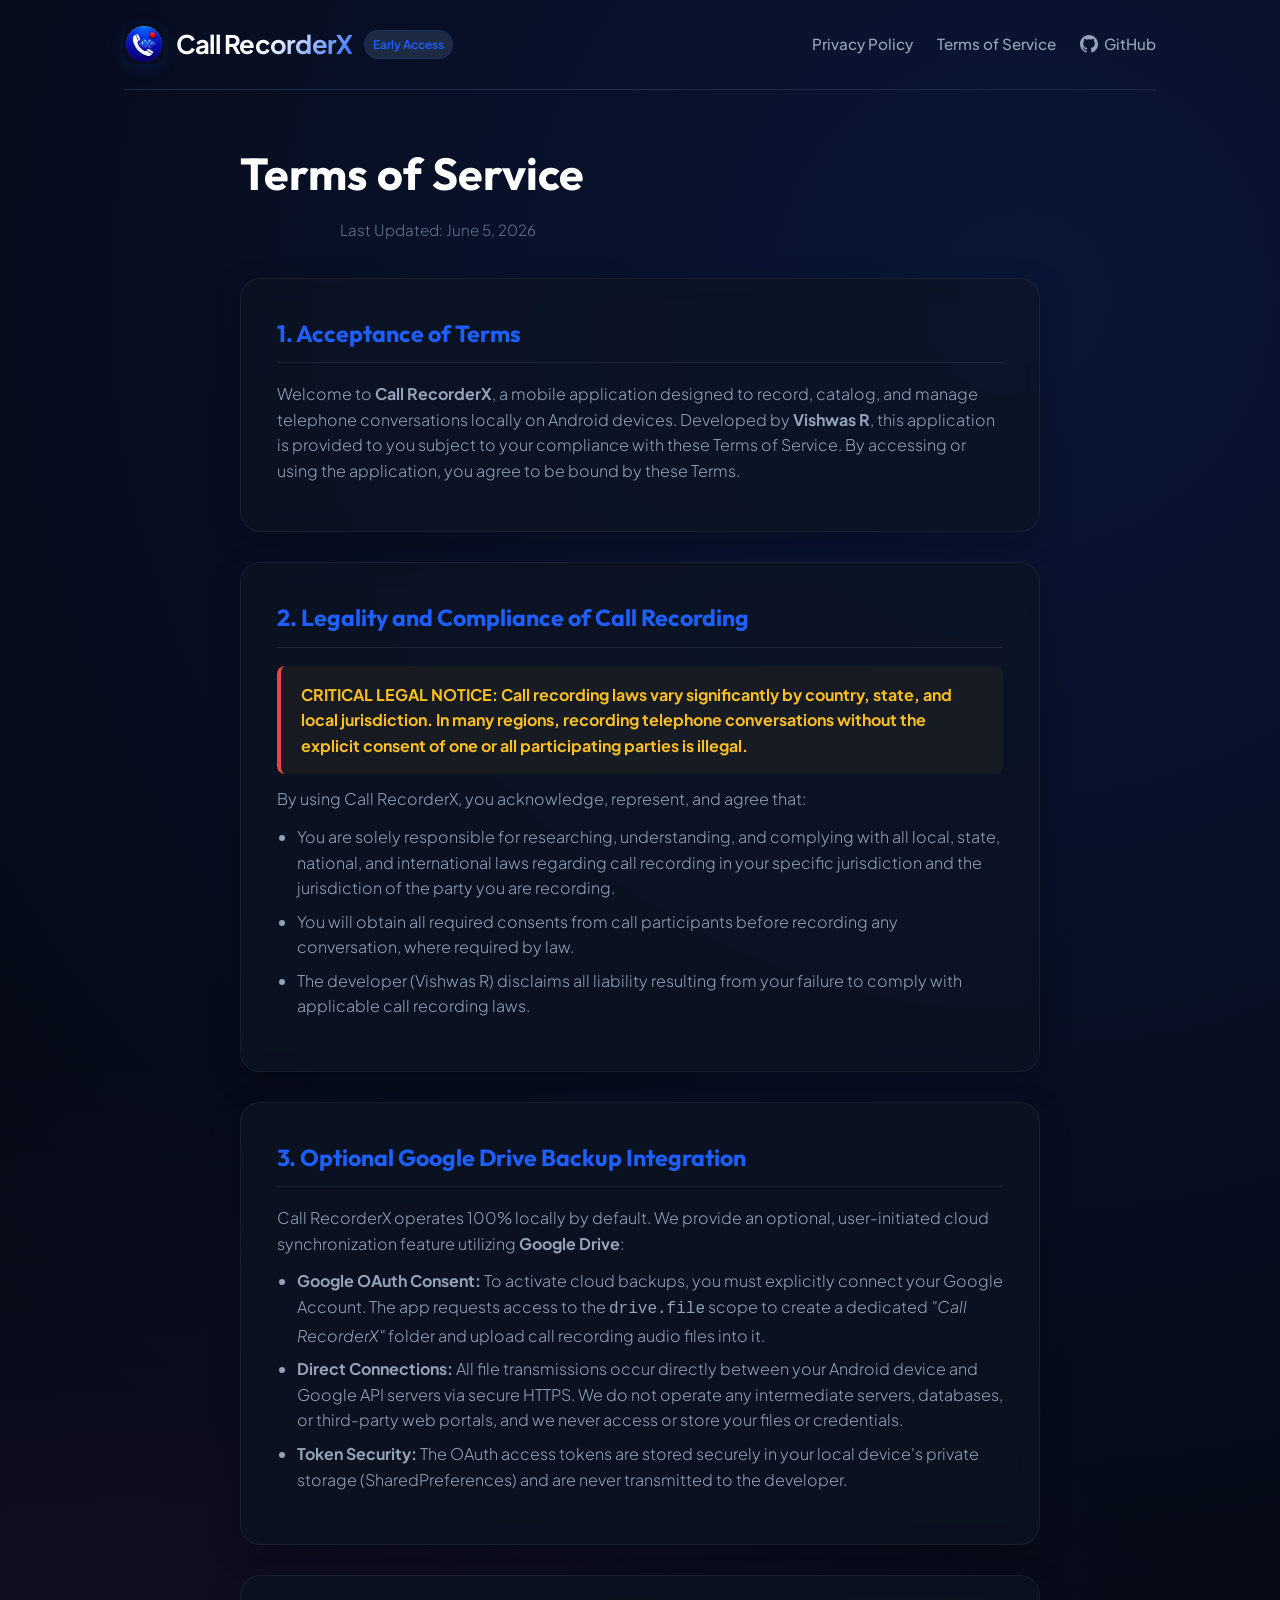
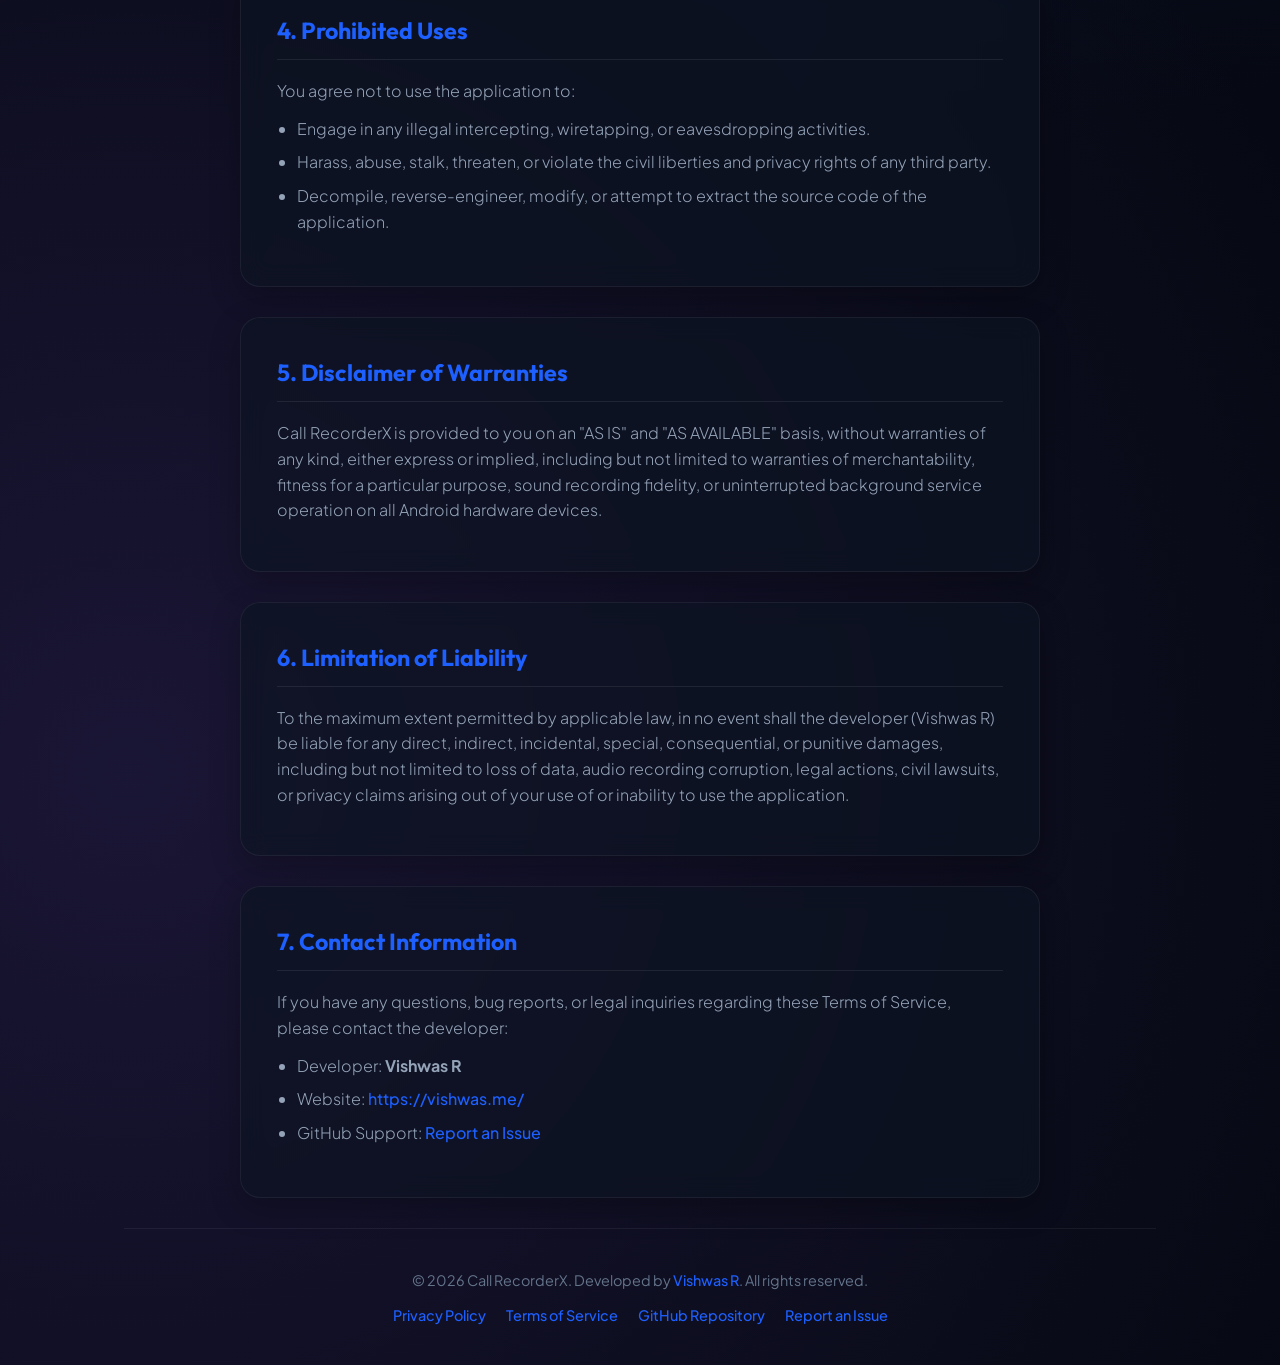
<file: docs/terms.html>
<!DOCTYPE html>
<html lang="en">
<head>
    <meta charset="UTF-8">
    <meta name="viewport" content="width=device-width, initial-scale=1.0">
    <title>Terms of Service | Call RecorderX</title>
    <meta name="description" content="Read the Terms of Service for Call RecorderX. Standard terms of use for our local call recording Android utility.">

    <!-- Favicon -->
    <link rel="icon" type="image/png" href="assets/images/logo.png">

    <!-- Open Graph / Facebook -->
    <meta property="og:type" content="website">
    <meta property="og:url" content="https://dev.csultimates.com/crx/terms.html">
    <meta property="og:title" content="Terms of Service | Call RecorderX">
    <meta property="og:description" content="Read the Terms of Service for Call RecorderX. Standard terms of use for our local call recording Android utility.">
    <meta property="og:image" content="https://dev.csultimates.com/crx/assets/images/logo.png">

    <!-- Twitter -->
    <meta property="twitter:card" content="summary">
    <meta property="twitter:url" content="https://dev.csultimates.com/crx/terms.html">
    <meta property="twitter:title" content="Terms of Service | Call RecorderX">
    <meta property="twitter:description" content="Read the Terms of Service for Call RecorderX. Standard terms of use for our local call recording Android utility.">
    <meta property="twitter:image" content="https://dev.csultimates.com/crx/assets/images/logo.png">

    <link rel="preconnect" href="https://fonts.googleapis.com">
    <link rel="preconnect" href="https://fonts.gstatic.com" crossorigin>
    <link href="https://fonts.googleapis.com/css2?family=Outfit:wght@300;400;500;600;700&family=Plus+Jakarta+Sans:wght@300;400;500;600;700&display=swap" rel="stylesheet">
    <link rel="stylesheet" href="assets/css/style.css">
</head>
<body>
    <div class="container">
        <!-- Header -->
        <header>
            <a href="index.html" class="logo-container" style="text-decoration: none;">
                <img src="assets/images/logo.png" alt="Call RecorderX Logo" class="logo-img">
                <div class="logo-text">Call RecorderX</div>
                <span class="early-access-badge">Early Access</span>
            </a>
            <nav>
                <a href="privacy.html">Privacy Policy</a>
                <a href="terms.html">Terms of Service</a>
                <a href="https://github.com/vishwas-r/call-recorderx-dist" target="_blank" class="github-link-icon" id="header-github-link">
                    <svg height="18" width="18" viewBox="0 0 16 16" fill="currentColor" style="display:inline-block;vertical-align:text-bottom;">
                        <path d="M8 0C3.58 0 0 3.58 0 8c0 3.54 2.29 6.53 5.47 7.59.4.07.55-.17.55-.38 0-.19-.01-.82-.01-1.49-2.01.37-2.53-.49-2.69-.94-.09-.23-.48-.94-.82-1.13-.28-.15-.68-.52-.01-.53.63-.01 1.08.58 1.23.82.72 1.21 1.87.87 2.33.66.07-.52.28-.87.51-1.07-1.78-.2-3.64-.89-3.64-3.95 0-.87.31-1.59.82-2.15-.08-.2-.36-1.02.08-2.12 0 0 .67-.21 2.2.82.64-.18 1.32-.27 2-.27.68 0 1.36.09 2 .27 1.53-1.04 2.2-.82 2.2-.82.44 1.1.16 1.92.08 2.12.51.56.82 1.27.82 2.15 0 3.07-1.87 3.75-3.65 3.95.29.25.54.73.54 1.48 0 1.07-.01 1.93-.01 2.2 0 .21.15.46.55.38A8.013 8.013 0 0016 8c0-4.42-3.58-8-8-8z"></path>
                    </svg>
                    GitHub
                </a>
            </nav>
        </header>

        <!-- Document Sections -->
        <main style="max-width: 800px; margin: 0 auto; width: 100%;">
            <section class="section-header" style="text-align: left; margin-bottom: 36px;">
                <h1 style="font-size: 2.8rem; background: linear-gradient(135deg, #FFFFFF 50%, var(--primary) 100%); -webkit-background-clip: text; -webkit-text-fill-color: transparent; margin-bottom: 8px;">Terms of Service</h1>
                <p style="color: var(--text-muted); font-size: 0.95rem;">Last Updated: June 5, 2026</p>
            </section>
            <div class="privacy-card">
                <h2>1. Acceptance of Terms</h2>
                <p>Welcome to <strong>Call RecorderX</strong>, a mobile application designed to record, catalog, and manage telephone conversations locally on Android devices. Developed by <strong>Vishwas R</strong>, this application is provided to you subject to your compliance with these Terms of Service. By accessing or using the application, you agree to be bound by these Terms.</p>
            </div>

            <div class="privacy-card">
                <h2>2. Legality and Compliance of Call Recording</h2>
                <p class="highlight" style="border-left-color: #EF4444; color: #F87171;">
                    <strong>CRITICAL LEGAL NOTICE: Call recording laws vary significantly by country, state, and local jurisdiction. In many regions, recording telephone conversations without the explicit consent of one or all participating parties is illegal.</strong>
                </p>
                <p>By using Call RecorderX, you acknowledge, represent, and agree that:</p>
                <ul>
                    <li>You are solely responsible for researching, understanding, and complying with all local, state, national, and international laws regarding call recording in your specific jurisdiction and the jurisdiction of the party you are recording.</li>
                    <li>You will obtain all required consents from call participants before recording any conversation, where required by law.</li>
                    <li>The developer (Vishwas R) disclaims all liability resulting from your failure to comply with applicable call recording laws.</li>
                </ul>
            </div>

            <div class="privacy-card">
                <h2>3. Optional Google Drive Backup Integration</h2>
                <p>Call RecorderX operates 100% locally by default. We provide an optional, user-initiated cloud synchronization feature utilizing <strong>Google Drive</strong>:</p>
                <ul>
                    <li><strong>Google OAuth Consent:</strong> To activate cloud backups, you must explicitly connect your Google Account. The app requests access to the <code>drive.file</code> scope to create a dedicated <em>"Call RecorderX"</em> folder and upload call recording audio files into it.</li>
                    <li><strong>Direct Connections:</strong> All file transmissions occur directly between your Android device and Google API servers via secure HTTPS. We do not operate any intermediate servers, databases, or third-party web portals, and we never access or store your files or credentials.</li>
                    <li><strong>Token Security:</strong> The OAuth access tokens are stored securely in your local device's private storage (SharedPreferences) and are never transmitted to the developer.</li>
                </ul>
            </div>

            <div class="privacy-card">
                <h2>4. Prohibited Uses</h2>
                <p>You agree not to use the application to:</p>
                <ul>
                    <li>Engage in any illegal intercepting, wiretapping, or eavesdropping activities.</li>
                    <li>Harass, abuse, stalk, threaten, or violate the civil liberties and privacy rights of any third party.</li>
                    <li>Decompile, reverse-engineer, modify, or attempt to extract the source code of the application.</li>
                </ul>
            </div>

            <div class="privacy-card">
                <h2>5. Disclaimer of Warranties</h2>
                <p>Call RecorderX is provided to you on an "AS IS" and "AS AVAILABLE" basis, without warranties of any kind, either express or implied, including but not limited to warranties of merchantability, fitness for a particular purpose, sound recording fidelity, or uninterrupted background service operation on all Android hardware devices.</p>
            </div>

            <div class="privacy-card">
                <h2>6. Limitation of Liability</h2>
                <p>To the maximum extent permitted by applicable law, in no event shall the developer (Vishwas R) be liable for any direct, indirect, incidental, special, consequential, or punitive damages, including but not limited to loss of data, audio recording corruption, legal actions, civil lawsuits, or privacy claims arising out of your use of or inability to use the application.</p>
            </div>

            <div class="privacy-card">
                <h2>7. Contact Information</h2>
                <p>If you have any questions, bug reports, or legal inquiries regarding these Terms of Service, please contact the developer:</p>
                <ul>
                    <li>Developer: <strong>Vishwas R</strong></li>
                    <li>Website: <a href="https://vishwas.me/" target="_blank">https://vishwas.me/</a></li>
                    <li>GitHub Support: <a href="https://github.com/vishwas-r/call-recorderx-dist/issues" target="_blank">Report an Issue</a></li>
                </ul>
            </div>
        </main>

        <!-- Footer -->
        <footer>
            <p>&copy; 2026 Call RecorderX. Developed by <a href="https://vishwas.me/" target="_blank">Vishwas R</a>. All rights reserved.</p>
            <div class="footer-links">
                <a href="privacy.html">Privacy Policy</a>
                <a href="terms.html">Terms of Service</a>
                <a href="https://github.com/vishwas-r/call-recorderx-dist" target="_blank">GitHub Repository</a>
                <a href="https://github.com/vishwas-r/call-recorderx-dist/issues" target="_blank">Report an Issue</a>
            </div>
        </footer>
    </div>
</body>
</html>
</file>
<file: docs/assets/css/style.css>
:root {
    --bg-color: #060913;
    --card-bg: rgba(13, 20, 35, 0.65);
    --primary: #1E60FF;
    --primary-glow: rgba(30, 96, 255, 0.15);
    --primary-hover: #0052E0;
    --text-main: #FFFFFF;
    --text-secondary: #94A3B8;
    --text-muted: #64748B;
    --border-color: #1E2943;
    --glass-border: rgba(255, 255, 255, 0.06);
    --accent-purple: #8B5CF6;
    --accent-purple-glow: rgba(139, 92, 246, 0.15);
}

* {
    box-sizing: border-box;
    margin: 0;
    padding: 0;
}

body {
    font-family: 'Plus Jakarta Sans', sans-serif;
    background-color: var(--bg-color);
    background-image: 
        radial-gradient(circle at 80% 10%, var(--primary-glow) 0%, transparent 50%),
        radial-gradient(circle at 10% 80%, var(--accent-purple-glow) 0%, transparent 50%);
    color: var(--text-main);
    line-height: 1.6;
    min-height: 100vh;
    display: flex;
    flex-direction: column;
    overflow-x: hidden;
}

h1, h2, h3, h4 {
    font-family: 'Outfit', sans-serif;
    font-weight: 700;
}

.container {
    max-width: 1080px;
    width: 100%;
    margin: 0 auto;
    padding: 0 24px;
}

/* --- Header --- */
header {
    display: flex;
    justify-content: space-between;
    align-items: center;
    padding: 24px 0;
    border-bottom: 1px solid var(--border-color);
    margin-bottom: 48px;
}

/* Header variant for Privacy Policy page */
header.privacy-header {
    flex-direction: column;
    gap: 8px;
    text-align: center;
    align-items: center;
    border-bottom: 1px solid var(--border-color);
    margin-bottom: 40px;
}

header.privacy-header .logo-container {
    text-decoration: none;
    transition: transform 0.2s ease;
}

header.privacy-header .logo-container:hover {
    transform: scale(1.02);
}

.logo-container {
    display: flex;
    align-items: center;
    gap: 12px;
}

.logo-img {
    width: 40px;
    height: 40px;
    border-radius: 12px;
    box-shadow: 0 4px 15px var(--primary-glow);
    object-fit: contain;
}

.logo-text {
    font-size: 1.6rem;
    font-weight: 700;
    letter-spacing: -0.03em;
    background: linear-gradient(135deg, #FFFFFF 50%, var(--primary) 100%);
    -webkit-background-clip: text;
    -webkit-text-fill-color: transparent;
}

.early-access-badge {
    font-size: 0.75rem;
    background-color: var(--border-color);
    color: var(--primary);
    padding: 4px 8px;
    border-radius: 20px;
    font-weight: 600;
    border: 1px solid var(--primary-glow);
}

.subtitle {
    color: var(--text-secondary);
    margin: 0;
    font-size: 1.15rem;
    font-weight: 500;
}

nav {
    display: flex;
    gap: 24px;
    align-items: center;
}

nav a {
    color: var(--text-secondary);
    text-decoration: none;
    font-size: 0.95rem;
    font-weight: 500;
    transition: color 0.2s ease;
}

nav a:hover {
    color: var(--primary);
}

.github-link-icon {
    display: flex;
    align-items: center;
    gap: 6px;
}

/* --- Hero --- */
.hero {
    text-align: center;
    margin-bottom: 48px;
}

.hero h1 {
    font-size: 3.4rem;
    margin: 0 0 16px 0;
    letter-spacing: -0.04em;
    line-height: 1.15;
    background: linear-gradient(135deg, #FFFFFF 40%, var(--primary) 100%);
    -webkit-background-clip: text;
    -webkit-text-fill-color: transparent;
}

.hero p {
    font-size: 1.2rem;
    color: var(--text-secondary);
    max-width: 720px;
    margin: 0 auto 36px auto;
    font-weight: 300;
}

.cta-group {
    display: flex;
    gap: 16px;
    justify-content: center;
    flex-wrap: wrap;
    margin-bottom: 48px;
}

/* --- Buttons --- */
.btn {
    display: inline-flex;
    align-items: center;
    justify-content: center;
    padding: 14px 28px;
    border-radius: 12px;
    font-weight: 600;
    font-size: 0.95rem;
    text-decoration: none;
    transition: all 0.25s cubic-bezier(0.4, 0, 0.2, 1);
    gap: 8px;
    cursor: pointer;
}

.btn-primary {
    background-color: var(--primary);
    color: #FFFFFF;
    box-shadow: 0 4px 20px var(--primary-glow);
}

.btn-primary:hover {
    background-color: var(--primary-hover);
    transform: translateY(-2px);
    box-shadow: 0 8px 24px rgba(30, 96, 255, 0.4);
}

.btn-secondary {
    background-color: rgba(255, 255, 255, 0.03);
    color: var(--text-main);
    border: 1px solid var(--glass-border);
}

.btn-secondary:hover {
    background-color: rgba(255, 255, 255, 0.08);
    transform: translateY(-2px);
    border-color: var(--text-secondary);
}

/* --- Mockup Graphic Frame --- */
.mockup-container {
    width: 100%;
    border-radius: 24px;
    overflow: hidden;
    border: 1px solid var(--border-color);
    box-shadow: 0 20px 40px rgba(0, 0, 0, 0.4), 0 0 40px rgba(30, 96, 255, 0.05);
    margin-bottom: 72px;
    background-color: #050811;
    display: flex;
    justify-content: center;
    align-items: center;
    transition: transform 0.3s ease, border-color 0.3s ease;
}

.mockup-container:hover {
    transform: scale(1.01);
    border-color: var(--primary);
}

.mockup-image {
    width: 100%;
    height: auto;
    display: block;
    object-fit: cover;
}

/* --- Fast Badges --- */
.badge-grid {
    display: grid;
    grid-template-columns: repeat(auto-fit, minmax(220px, 1fr));
    gap: 20px;
    margin-bottom: 72px;
}

.badge-card {
    background-color: var(--card-bg);
    border: 1px solid var(--glass-border);
    border-radius: 16px;
    padding: 24px;
    text-align: center;
    transition: all 0.2s ease;
}

.badge-card:hover {
    border-color: var(--primary-glow);
    transform: translateY(-2px);
}

.badge-icon {
    font-size: 2rem;
    margin-bottom: 12px;
    display: inline-block;
}

.badge-card h3 {
    font-size: 1.1rem;
    margin-bottom: 8px;
}

.badge-card p {
    font-size: 0.85rem;
    color: var(--text-secondary);
    font-weight: 300;
}

/* --- Features Section --- */
.section-header {
    text-align: center;
    margin-bottom: 48px;
}

.section-header h2 {
    font-size: 2.2rem;
    margin-bottom: 12px;
    background: linear-gradient(135deg, #FFFFFF 50%, var(--primary) 100%);
    -webkit-background-clip: text;
    -webkit-text-fill-color: transparent;
}

.section-header p {
    color: var(--text-secondary);
    font-size: 1.05rem;
    max-width: 600px;
    margin: 0 auto;
    font-weight: 300;
}

.features {
    display: grid;
    grid-template-columns: repeat(auto-fit, minmax(300px, 1fr));
    gap: 24px;
    margin-bottom: 72px;
}

.feature-card {
    background-color: var(--card-bg);
    backdrop-filter: blur(12px);
    -webkit-backdrop-filter: blur(12px);
    border: 1px solid var(--glass-border);
    border-radius: 20px;
    padding: 32px;
    box-shadow: 0 10px 30px rgba(0, 0, 0, 0.2);
    transition: all 0.25s ease;
    display: flex;
    flex-direction: column;
    gap: 14px;
}

.feature-card:hover {
    border-color: var(--primary);
    box-shadow: 0 12px 36px rgba(30, 96, 255, 0.08);
    transform: translateY(-4px);
}

.feature-top {
    display: flex;
    align-items: center;
    gap: 14px;
}

.feature-icon-wrapper {
    width: 44px;
    height: 44px;
    border-radius: 10px;
    background-color: rgba(30, 96, 255, 0.1);
    border: 1px solid rgba(30, 96, 255, 0.2);
    display: flex;
    align-items: center;
    justify-content: center;
    font-size: 1.35rem;
    color: var(--primary);
}

.feature-card h3 {
    font-size: 1.25rem;
    font-weight: 600;
}

.feature-card p {
    font-size: 0.95rem;
    color: var(--text-secondary);
    font-weight: 300;
    line-height: 1.6;
}

.feature-tags {
    display: flex;
    flex-wrap: wrap;
    gap: 6px;
    margin-top: auto;
    padding-top: 12px;
}

.feature-tag {
    font-size: 0.72rem;
    background-color: rgba(255, 255, 255, 0.04);
    border: 1px solid var(--glass-border);
    padding: 3px 8px;
    border-radius: 6px;
    color: var(--text-secondary);
    font-weight: 500;
}

.feature-tag-primary {
    color: var(--primary);
    border-color: rgba(30, 96, 255, 0.2);
    background-color: rgba(30, 96, 255, 0.05);
}

/* --- Setup / Configuration Guide --- */
.guide-section {
    background-color: rgba(13, 20, 35, 0.4);
    border: 1px solid var(--border-color);
    border-radius: 24px;
    padding: 48px 32px;
    margin-bottom: 72px;
}

.guide-steps {
    display: flex;
    flex-direction: column;
    gap: 32px;
    margin-top: 36px;
}

.guide-step {
    display: flex;
    gap: 20px;
    align-items: flex-start;
}

.step-number {
    width: 36px;
    height: 36px;
    border-radius: 50%;
    background-color: var(--primary-glow);
    border: 1px solid var(--primary);
    color: var(--primary);
    display: flex;
    align-items: center;
    justify-content: center;
    font-weight: 700;
    font-size: 0.95rem;
    flex-shrink: 0;
    font-family: 'Outfit', sans-serif;
}

.step-content {
    flex: 1;
}

.step-content h3 {
    font-size: 1.15rem;
    margin-bottom: 8px;
}

.step-content p {
    font-size: 0.95rem;
    color: var(--text-secondary);
    font-weight: 300;
    margin-bottom: 12px;
}

/* Bypass sub-card */
.bypass-card {
    background-color: rgba(139, 92, 246, 0.05);
    border: 1px dashed rgba(139, 92, 246, 0.25);
    border-radius: 12px;
    padding: 20px;
    margin-top: 12px;
}

.bypass-card h4 {
    color: var(--accent-purple);
    font-size: 0.95rem;
    margin-bottom: 8px;
    display: flex;
    align-items: center;
    gap: 6px;
}

.bypass-card ol {
    padding-left: 20px;
    font-size: 0.88rem;
    color: var(--text-secondary);
    font-weight: 300;
}

.bypass-card li {
    margin-bottom: 4px;
}

/* --- Privacy Policy Page Cards --- */
.privacy-container {
    max-width: 800px;
    width: 100%;
    margin: 0 auto;
    padding: 0 20px;
}

.privacy-card {
    background-color: var(--card-bg);
    backdrop-filter: blur(12px);
    -webkit-backdrop-filter: blur(12px);
    border: 1px solid var(--glass-border);
    border-radius: 20px;
    padding: 36px;
    box-shadow: 0 10px 30px rgba(0, 0, 0, 0.25);
    margin-bottom: 30px;
    transition: all 0.2s ease;
}

.privacy-card:hover {
    border-color: var(--primary-glow);
}

.privacy-card h2 {
    color: var(--primary);
    font-size: 1.45rem;
    margin-top: 0;
    border-bottom: 1px solid rgba(255, 255, 255, 0.08);
    padding-bottom: 10px;
    margin-bottom: 18px;
}

.privacy-card p, .privacy-card li {
    color: var(--text-secondary);
    font-size: 1rem;
    font-weight: 300;
    margin-bottom: 12px;
}

.privacy-card ul {
    padding-left: 20px;
    margin-bottom: 16px;
}

.privacy-card li {
    margin-bottom: 8px;
}

.highlight {
    color: #fbbf24;
    font-weight: 500;
    background-color: rgba(251, 191, 36, 0.05);
    border-left: 4px solid #fbbf24;
    padding: 16px 20px;
    border-radius: 8px;
    margin: 16px 0;
}

.highlight strong {
    color: #fbbf24;
}

.privacy-card a {
    color: var(--primary);
    text-decoration: none;
    font-weight: 500;
    transition: color 0.2s ease;
}

.privacy-card a:hover {
    color: var(--primary-hover);
    text-decoration: underline;
}

/* --- Footer --- */
footer {
    text-align: center;
    padding: 40px 0;
    border-top: 1px solid var(--glass-border);
    color: var(--text-muted);
    font-size: 0.9rem;
    margin-top: auto;
}

footer p {
    margin-bottom: 12px;
}

footer a {
    color: var(--primary);
    text-decoration: none;
    font-weight: 500;
    transition: color 0.2s ease;
}

footer a:hover {
    color: var(--primary-hover);
    text-decoration: underline;
}

.footer-links {
    display: flex;
    justify-content: center;
    gap: 20px;
    margin-top: 12px;
}

/* --- Responsive Queries --- */
@media (max-width: 768px) {
    .hero h1 {
        font-size: 2.5rem;
    }
    .hero p {
        font-size: 1.05rem;
    }
    header {
        flex-direction: column;
        gap: 16px;
        text-align: center;
    }
    .guide-step {
        gap: 12px;
    }
    .btn {
        width: 100%;
    }
    .privacy-card {
        padding: 24px;
    }
}
</file>
